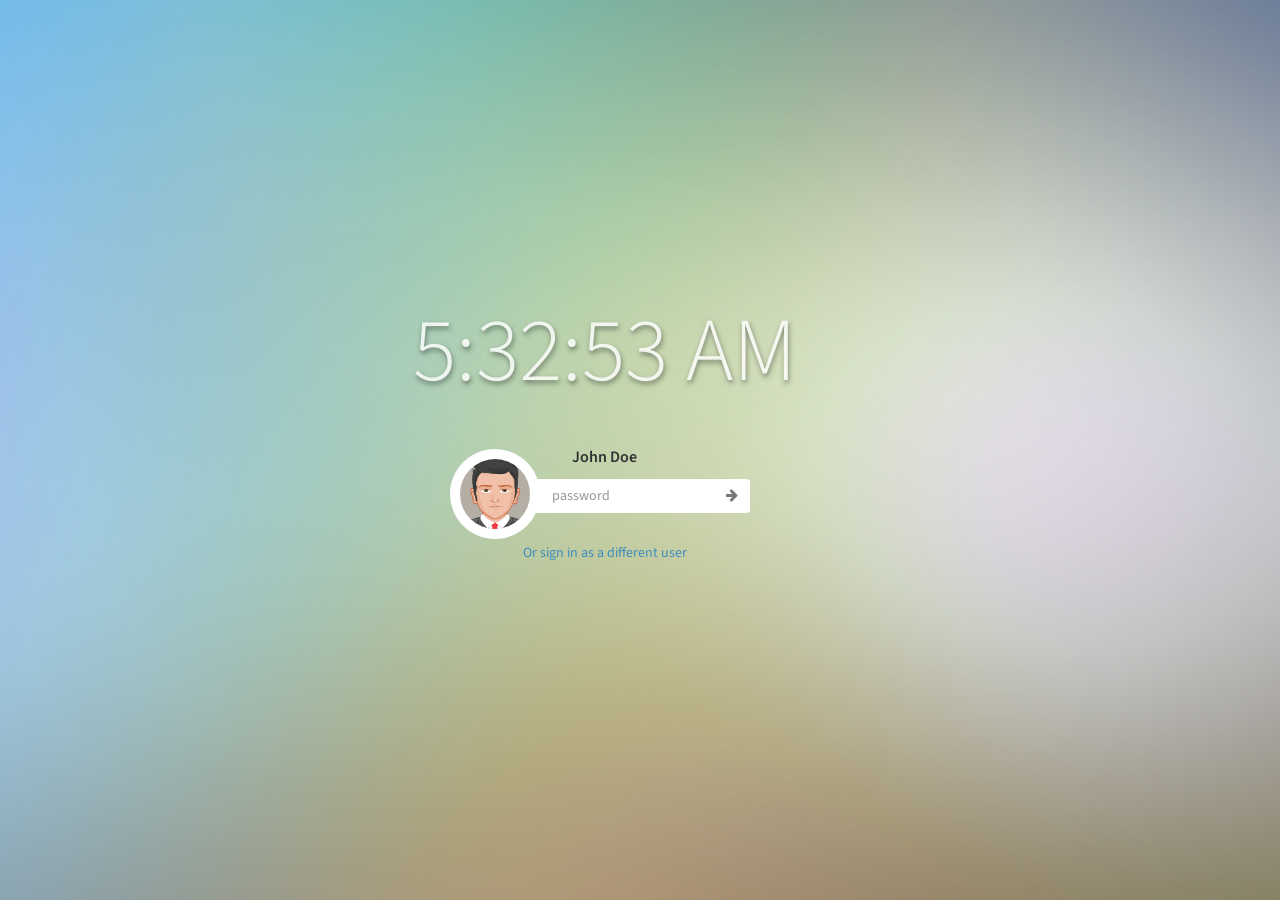
<file: fypMain/assets/pages/examples/lockscreen.html>
<!DOCTYPE html>
<html class="lockscreen">
    <head>
        <meta charset="UTF-8">
        <title>AdminLTE | Lockscreen</title>
        <meta content='width=device-width, initial-scale=1, maximum-scale=1, user-scalable=no' name='viewport'>
        <link href="//maxcdn.bootstrapcdn.com/bootstrap/3.2.0/css/bootstrap.min.css" rel="stylesheet" type="text/css" />
        <link href="//cdnjs.cloudflare.com/ajax/libs/font-awesome/4.1.0/css/font-awesome.min.css" rel="stylesheet" type="text/css" />
        <!-- Theme style -->
        <link href="../../css/AdminLTE.css" rel="stylesheet" type="text/css" />

        <!-- HTML5 Shim and Respond.js IE8 support of HTML5 elements and media queries -->
        <!-- WARNING: Respond.js doesn't work if you view the page via file:// -->
        <!--[if lt IE 9]>
          <script src="https://oss.maxcdn.com/libs/html5shiv/3.7.0/html5shiv.js"></script>
          <script src="https://oss.maxcdn.com/libs/respond.js/1.3.0/respond.min.js"></script>
        <![endif]-->
    </head>
    <body>
        <!-- Automatic element centering using js -->
        <div class="center">            
            <div class="headline text-center" id="time">
                <!-- Time auto generated by js -->
            </div><!-- /.headline -->
            
            <!-- User name -->
            <div class="lockscreen-name">John Doe</div>
            
            <!-- START LOCK SCREEN ITEM -->
            <div class="lockscreen-item">
                <!-- lockscreen image -->
                <div class="lockscreen-image">
                    <img src="../../img/avatar5.png" alt="user image"/>
                </div>
                <!-- /.lockscreen-image -->

                <!-- lockscreen credentials (contains the form) -->
                <div class="lockscreen-credentials">   

                    <div class="input-group">
                        <input type="password" class="form-control" placeholder="password" />
                        <div class="input-group-btn">
                            <button class="btn btn-flat"><i class="fa fa-arrow-right text-muted"></i></button>
                        </div>
                    </div>
                </div><!-- /.lockscreen credentials -->

            </div><!-- /.lockscreen-item -->

            <div class="lockscreen-link">
                <a href="login.html">Or sign in as a different user</a>
            </div>            
        </div><!-- /.center -->

        <script src="//ajax.googleapis.com/ajax/libs/jquery/2.1.1/jquery.min.js"></script>
        <script src="//maxcdn.bootstrapcdn.com/bootstrap/3.2.0/js/bootstrap.min.js" type="text/javascript"></script>

        <!-- page script -->
        <script type="text/javascript">
            $(function() {
                startTime();
                $(".center").center();
                $(window).resize(function() {
                    $(".center").center();
                });
            });

            /*  */
            function startTime()
            {
                var today = new Date();
                var h = today.getHours();
                var m = today.getMinutes();
                var s = today.getSeconds();

                // add a zero in front of numbers<10
                m = checkTime(m);
                s = checkTime(s);

                //Check for PM and AM
                var day_or_night = (h > 11) ? "PM" : "AM";

                //Convert to 12 hours system
                if (h > 12)
                    h -= 12;

                //Add time to the headline and update every 500 milliseconds
                $('#time').html(h + ":" + m + ":" + s + " " + day_or_night);
                setTimeout(function() {
                    startTime()
                }, 500);
            }

            function checkTime(i)
            {
                if (i < 10)
                {
                    i = "0" + i;
                }
                return i;
            }

            /* CENTER ELEMENTS IN THE SCREEN */
            jQuery.fn.center = function() {
                this.css("position", "absolute");
                this.css("top", Math.max(0, (($(window).height() - $(this).outerHeight()) / 2) +
                        $(window).scrollTop()) - 30 + "px");
                this.css("left", Math.max(0, (($(window).width() - $(this).outerWidth()) / 2) +
                        $(window).scrollLeft()) + "px");
                return this;
            }
        </script>
    </body>
</html>
</file>
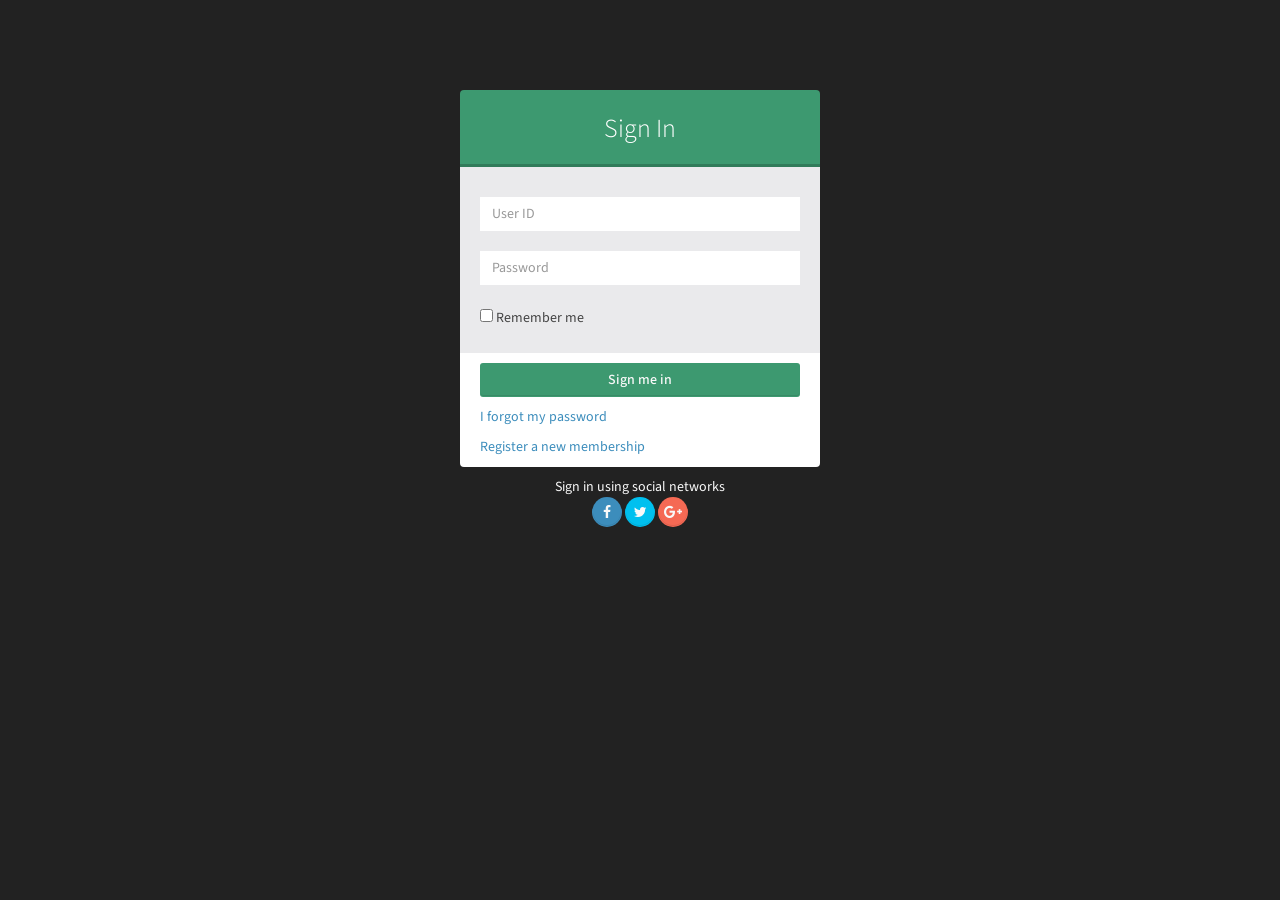
<file: fypMain/assets/pages/examples/login.html>
<!DOCTYPE html>
<html class="bg-black">
    <head>
        <meta charset="UTF-8">
        <title>AdminLTE | Log in</title>
        <meta content='width=device-width, initial-scale=1, maximum-scale=1, user-scalable=no' name='viewport'>
        <link href="//maxcdn.bootstrapcdn.com/bootstrap/3.2.0/css/bootstrap.min.css" rel="stylesheet" type="text/css" />
        <link href="//cdnjs.cloudflare.com/ajax/libs/font-awesome/4.1.0/css/font-awesome.min.css" rel="stylesheet" type="text/css" />
        <!-- Theme style -->
        <link href="../../css/AdminLTE.css" rel="stylesheet" type="text/css" />

        <!-- HTML5 Shim and Respond.js IE8 support of HTML5 elements and media queries -->
        <!-- WARNING: Respond.js doesn't work if you view the page via file:// -->
        <!--[if lt IE 9]>
          <script src="https://oss.maxcdn.com/libs/html5shiv/3.7.0/html5shiv.js"></script>
          <script src="https://oss.maxcdn.com/libs/respond.js/1.3.0/respond.min.js"></script>
        <![endif]-->
    </head>
    <body class="bg-black">

        <div class="form-box" id="login-box">
            <div class="header">Sign In</div>
            <form action="../../index.html" method="post">
                <div class="body bg-gray">
                    <div class="form-group">
                        <input type="text" name="userid" class="form-control" placeholder="User ID"/>
                    </div>
                    <div class="form-group">
                        <input type="password" name="password" class="form-control" placeholder="Password"/>
                    </div>          
                    <div class="form-group">
                        <input type="checkbox" name="remember_me"/> Remember me
                    </div>
                </div>
                <div class="footer">                                                               
                    <button type="submit" class="btn bg-olive btn-block">Sign me in</button>  
                    
                    <p><a href="#">I forgot my password</a></p>
                    
                    <a href="register.html" class="text-center">Register a new membership</a>
                </div>
            </form>

            <div class="margin text-center">
                <span>Sign in using social networks</span>
                <br/>
                <button class="btn bg-light-blue btn-circle"><i class="fa fa-facebook"></i></button>
                <button class="btn bg-aqua btn-circle"><i class="fa fa-twitter"></i></button>
                <button class="btn bg-red btn-circle"><i class="fa fa-google-plus"></i></button>

            </div>
        </div>

        <script src="//ajax.googleapis.com/ajax/libs/jquery/2.1.1/jquery.min.js"></script>
        <script src="//maxcdn.bootstrapcdn.com/bootstrap/3.2.0/js/bootstrap.min.js" type="text/javascript"></script>

    </body>
</html>
</file>
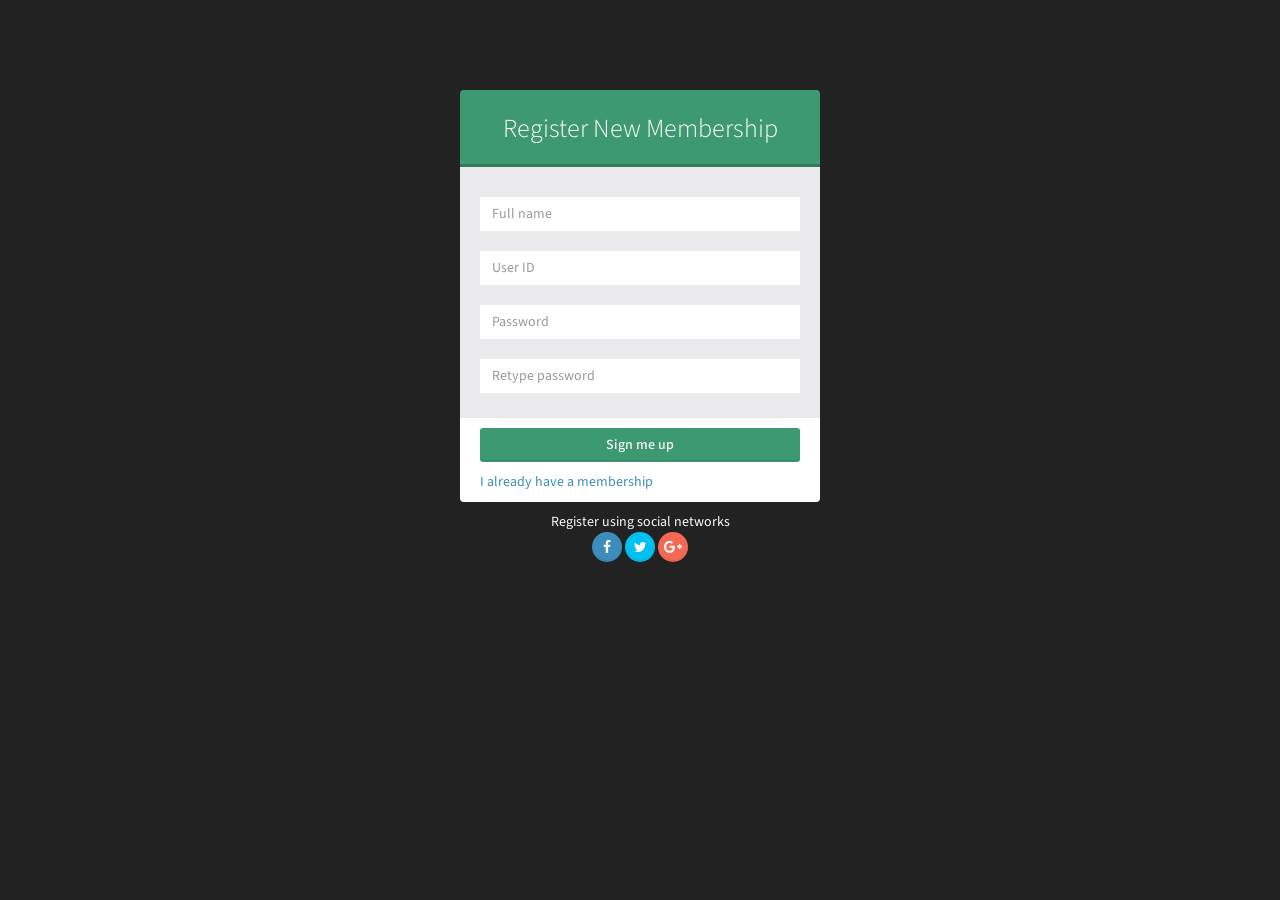
<file: fypMain/assets/pages/examples/register.html>
<!DOCTYPE html>
<html class="bg-black">
    <head>
        <meta charset="UTF-8">
        <title>AdminLTE | Registration Page</title>
        <meta content='width=device-width, initial-scale=1, maximum-scale=1, user-scalable=no' name='viewport'>
        <link href="//maxcdn.bootstrapcdn.com/bootstrap/3.2.0/css/bootstrap.min.css" rel="stylesheet" type="text/css" />
        <link href="//cdnjs.cloudflare.com/ajax/libs/font-awesome/4.1.0/css/font-awesome.min.css" rel="stylesheet" type="text/css" />
        <!-- Theme style -->
        <link href="../../css/AdminLTE.css" rel="stylesheet" type="text/css" />

        <!-- HTML5 Shim and Respond.js IE8 support of HTML5 elements and media queries -->
        <!-- WARNING: Respond.js doesn't work if you view the page via file:// -->
        <!--[if lt IE 9]>
          <script src="https://oss.maxcdn.com/libs/html5shiv/3.7.0/html5shiv.js"></script>
          <script src="https://oss.maxcdn.com/libs/respond.js/1.3.0/respond.min.js"></script>
        <![endif]-->
    </head>
    <body class="bg-black">

        <div class="form-box" id="login-box">
            <div class="header">Register New Membership</div>
            <form action="../../index.html" method="post">
                <div class="body bg-gray">
                    <div class="form-group">
                        <input type="text" name="name" class="form-control" placeholder="Full name"/>
                    </div>
                    <div class="form-group">
                        <input type="text" name="userid" class="form-control" placeholder="User ID"/>
                    </div>
                    <div class="form-group">
                        <input type="password" name="password" class="form-control" placeholder="Password"/>
                    </div>
                    <div class="form-group">
                        <input type="password" name="password2" class="form-control" placeholder="Retype password"/>
                    </div>
                </div>
                <div class="footer">                    

                    <button type="submit" class="btn bg-olive btn-block">Sign me up</button>

                    <a href="login.html" class="text-center">I already have a membership</a>
                </div>
            </form>

            <div class="margin text-center">
                <span>Register using social networks</span>
                <br/>
                <button class="btn bg-light-blue btn-circle"><i class="fa fa-facebook"></i></button>
                <button class="btn bg-aqua btn-circle"><i class="fa fa-twitter"></i></button>
                <button class="btn bg-red btn-circle"><i class="fa fa-google-plus"></i></button>

            </div>
        </div>

        <script src="//ajax.googleapis.com/ajax/libs/jquery/2.1.1/jquery.min.js"></script>
        <script src="//maxcdn.bootstrapcdn.com/bootstrap/3.2.0/js/bootstrap.min.js" type="text/javascript"></script>

    </body>
</html>
</file>
<file: fypMain/assets/css/AdminLTE.css>
@import url(//fonts.googleapis.com/css?family=Source+Sans+Pro:300,400,600,700,300italic,400italic,600italic);
@import url(//fonts.googleapis.com/css?family=Kaushan+Script);
/*! 
 *   AdminLTE v1.2
 *   Author: AlmsaeedStudio.com
 *   License: Open source - MIT
 *           Please visit http://opensource.org/licenses/MIT for more information
!*/
/*
    Core: General style
----------------------------
*/
html,
body {
  overflow-x: hidden!important;
  font-family: 'Source Sans Pro', sans-serif;
  -webkit-font-smoothing: antialiased;
  min-height: 100%;
  background: #f9f9f9;
}
a {
  color: #3c8dbc;
}
a:hover,
a:active,
a:focus {
  outline: none;
  text-decoration: none;
  color: #72afd2;
}
/* Layouts */
.wrapper {
  min-height: 100%;
}
.wrapper:before,
.wrapper:after {
  display: table;
  content: " ";
}
.wrapper:after {
  clear: both;
}
/* Header */
body > .header {
  position: absolute;
  top: 0;
  left: 0;
  right: 0;
  z-index: 1030;
}
/* Define 2 column template */
.right-side,
.left-side {
  min-height: 100%;
  display: block;
}
/*right side - contins main content*/
.right-side {
  background-color: #f9f9f9;
  margin-left: 220px;
}
/*left side - contains sidebar*/
.left-side {
  position: absolute;
  width: 220px;
  top: 0;
}
@media screen and (min-width: 992px) {
  .left-side {
    top: 50px;
  }
  /*Right side strech mode*/
  .right-side.strech {
    margin-left: 0;
  }
  .right-side.strech > .content-header {
    margin-top: 0px;
  }
  /* Left side collapse */
  .left-side.collapse-left {
    left: -220px;
  }
}
/*Give content full width on xs screens*/
@media screen and (max-width: 992px) {
  .right-side {
    margin-left: 0;
  }
}
/*
    By default the layout is not fixed but if you add the class .fixed to the body element
    the sidebar and the navbar will automatically become poisitioned fixed
*/
body.fixed > .header,
body.fixed .left-side,
body.fixed .navbar {
  position: fixed;
}
body.fixed > .header {
  top: 0;
  right: 0;
  left: 0;
}
body.fixed .navbar {
  left: 0;
  right: 0;
}
body.fixed .wrapper {
  margin-top: 50px;
}
/* Content */
.content {
  padding: 20px 15px;
  background: #f9f9f9;
  overflow: auto;
}
/* Utility */
/* H1 - H6 font */
h1,
h2,
h3,
h4,
h5,
h6,
.h1,
.h2,
.h3,
.h4,
.h5,
.h6 {
  font-family: 'Source Sans Pro', sans-serif;
}
/* Page Header */
.page-header {
  margin: 10px 0 20px 0;
  font-size: 22px;
}
.page-header > small {
  color: #666;
  display: block;
  margin-top: 5px;
}
/* All images should be responsive */
img {
  max-width: 100% !important;
}
.sort-highlight {
  background: #f4f4f4;
  border: 1px dashed #ddd;
  margin-bottom: 10px;
}
/* 10px padding and margins */
.pad {
  padding: 10px;
}
.margin {
  margin: 10px;
}
/* Display inline */
.inline {
  display: inline;
  width: auto;
}
/* Background colors */
.bg-red,
.bg-yellow,
.bg-aqua,
.bg-blue,
.bg-light-blue,
.bg-green,
.bg-navy,
.bg-teal,
.bg-olive,
.bg-lime,
.bg-orange,
.bg-fuchsia,
.bg-purple,
.bg-maroon,
.bg-black {
  color: #f9f9f9 !important;
}
.bg-gray {
  background-color: #eaeaec !important;
}
.bg-black {
  background-color: #222222 !important;
}
.bg-red {
  background-color: #f56954 !important;
}
.bg-yellow {
  background-color: #f39c12 !important;
}
.bg-aqua {
  background-color: #00c0ef !important;
}
.bg-blue {
  background-color: #0073b7 !important;
}
.bg-light-blue {
  background-color: #3c8dbc !important;
}
.bg-green {
  background-color: #00a65a !important;
}
.bg-navy {
  background-color: #001f3f !important;
}
.bg-teal {
  background-color: #39cccc !important;
}
.bg-olive {
  background-color: #3d9970 !important;
}
.bg-lime {
  background-color: #01ff70 !important;
}
.bg-orange {
  background-color: #ff851b !important;
}
.bg-fuchsia {
  background-color: #f012be !important;
}
.bg-purple {
  background-color: #932ab6 !important;
}
.bg-maroon {
  background-color: #85144b !important;
}
/* Text colors */
.text-red {
  color: #f56954 !important;
}
.text-yellow {
  color: #f39c12 !important;
}
.text-aqua {
  color: #00c0ef !important;
}
.text-blue {
  color: #0073b7 !important;
}
.text-black {
  color: #222222 !important;
}
.text-light-blue {
  color: #3c8dbc !important;
}
.text-green {
  color: #00a65a !important;
}
.text-navy {
  color: #001f3f !important;
}
.text-teal {
  color: #39cccc !important;
}
.text-olive {
  color: #3d9970 !important;
}
.text-lime {
  color: #01ff70 !important;
}
.text-orange {
  color: #ff851b !important;
}
.text-fuchsia {
  color: #f012be !important;
}
.text-purple {
  color: #932ab6 !important;
}
.text-maroon {
  color: #85144b !important;
}
/*Hide elements by display none only*/
.hide {
  display: none !important;
}
/* Remove borders */
.no-border {
  border: 0px !important;
}
/* Remove padding */
.no-padding {
  padding: 0px !important;
}
/* Remove margins */
.no-margin {
  margin: 0px !important;
}
/* Remove box shadow */
.no-shadow {
  box-shadow: none!important;
}
/* Don't display when printing */
@media print {
  .no-print {
    display: none;
  }
  .left-side,
  .header,
  .content-header {
    display: none;
  }
  .right-side {
    margin: 0;
  }
}
/* Remove border radius */
.flat {
  -webkit-border-radius: 0 !important;
  -moz-border-radius: 0 !important;
  border-radius: 0 !important;
}
/* Change the color of the striped tables */
.table-striped > tbody > tr:nth-child(odd) > td,
.table-striped > tbody > tr:nth-child(odd) > th {
  background-color: #f3f4f5;
}
.table.no-border,
.table.no-border td,
.table.no-border th {
  border: 0;
}
/* .text-center in tables */
table.text-center,
table.text-center td,
table.text-center th {
  text-align: center;
}
.table.align th {
  text-align: left;
}
.table.align td {
  text-align: right;
}
.text-bold,
.text-bold.table td,
.text-bold.table th {
  font-weight: 700;
}
.border-radius-none {
  -webkit-border-radius: 0 !important;
  -moz-border-radius: 0 !important;
  border-radius: 0 !important;
}
/* _fix for sparkline tooltip */
.jqstooltip {
  padding: 5px!important;
  width: auto!important;
  height: auto!important;
}
/*
Gradient Background colors
*/
.bg-teal-gradient {
  background: #39cccc !important;
  background: -webkit-gradient(linear, left bottom, left top, color-stop(0, #39cccc), color-stop(1, #7adddd)) !important;
  background: -ms-linear-gradient(bottom, #39cccc, #7adddd) !important;
  background: -moz-linear-gradient(center bottom, #39cccc 0%, #7adddd 100%) !important;
  background: -o-linear-gradient(#7adddd, #39cccc) !important;
  filter: progid:DXImageTransform.Microsoft.gradient(startColorstr='#7adddd', endColorstr='#39cccc', GradientType=0) !important;
  color: #fff;
}
.bg-light-blue-gradient {
  background: #3c8dbc !important;
  background: -webkit-gradient(linear, left bottom, left top, color-stop(0, #3c8dbc), color-stop(1, #67a8ce)) !important;
  background: -ms-linear-gradient(bottom, #3c8dbc, #67a8ce) !important;
  background: -moz-linear-gradient(center bottom, #3c8dbc 0%, #67a8ce 100%) !important;
  background: -o-linear-gradient(#67a8ce, #3c8dbc) !important;
  filter: progid:DXImageTransform.Microsoft.gradient(startColorstr='#67a8ce', endColorstr='#3c8dbc', GradientType=0) !important;
  color: #fff;
}
.bg-blue-gradient {
  background: #0073b7 !important;
  background: -webkit-gradient(linear, left bottom, left top, color-stop(0, #0073b7), color-stop(1, #0089db)) !important;
  background: -ms-linear-gradient(bottom, #0073b7, #0089db) !important;
  background: -moz-linear-gradient(center bottom, #0073b7 0%, #0089db 100%) !important;
  background: -o-linear-gradient(#0089db, #0073b7) !important;
  filter: progid:DXImageTransform.Microsoft.gradient(startColorstr='#0089db', endColorstr='#0073b7', GradientType=0) !important;
  color: #fff;
}
.bg-aqua-gradient {
  background: #00c0ef !important;
  background: -webkit-gradient(linear, left bottom, left top, color-stop(0, #00c0ef), color-stop(1, #14d1ff)) !important;
  background: -ms-linear-gradient(bottom, #00c0ef, #14d1ff) !important;
  background: -moz-linear-gradient(center bottom, #00c0ef 0%, #14d1ff 100%) !important;
  background: -o-linear-gradient(#14d1ff, #00c0ef) !important;
  filter: progid:DXImageTransform.Microsoft.gradient(startColorstr='#14d1ff', endColorstr='#00c0ef', GradientType=0) !important;
  color: #fff;
}
.bg-yellow-gradient {
  background: #f39c12 !important;
  background: -webkit-gradient(linear, left bottom, left top, color-stop(0, #f39c12), color-stop(1, #f7bc60)) !important;
  background: -ms-linear-gradient(bottom, #f39c12, #f7bc60) !important;
  background: -moz-linear-gradient(center bottom, #f39c12 0%, #f7bc60 100%) !important;
  background: -o-linear-gradient(#f7bc60, #f39c12) !important;
  filter: progid:DXImageTransform.Microsoft.gradient(startColorstr='#f7bc60', endColorstr='#f39c12', GradientType=0) !important;
  color: #fff;
}
.bg-purple-gradient {
  background: #932ab6 !important;
  background: -webkit-gradient(linear, left bottom, left top, color-stop(0, #932ab6), color-stop(1, #b959d9)) !important;
  background: -ms-linear-gradient(bottom, #932ab6, #b959d9) !important;
  background: -moz-linear-gradient(center bottom, #932ab6 0%, #b959d9 100%) !important;
  background: -o-linear-gradient(#b959d9, #932ab6) !important;
  filter: progid:DXImageTransform.Microsoft.gradient(startColorstr='#b959d9', endColorstr='#932ab6', GradientType=0) !important;
  color: #fff;
}
.bg-green-gradient {
  background: #00a65a !important;
  background: -webkit-gradient(linear, left bottom, left top, color-stop(0, #00a65a), color-stop(1, #00ca6d)) !important;
  background: -ms-linear-gradient(bottom, #00a65a, #00ca6d) !important;
  background: -moz-linear-gradient(center bottom, #00a65a 0%, #00ca6d 100%) !important;
  background: -o-linear-gradient(#00ca6d, #00a65a) !important;
  filter: progid:DXImageTransform.Microsoft.gradient(startColorstr='#00ca6d', endColorstr='#00a65a', GradientType=0) !important;
  color: #fff;
}
.bg-red-gradient {
  background: #f56954 !important;
  background: -webkit-gradient(linear, left bottom, left top, color-stop(0, #f56954), color-stop(1, #f89384)) !important;
  background: -ms-linear-gradient(bottom, #f56954, #f89384) !important;
  background: -moz-linear-gradient(center bottom, #f56954 0%, #f89384 100%) !important;
  background: -o-linear-gradient(#f89384, #f56954) !important;
  filter: progid:DXImageTransform.Microsoft.gradient(startColorstr='#f89384', endColorstr='#f56954', GradientType=0) !important;
  color: #fff;
}
.bg-black-gradient {
  background: #222222 !important;
  background: -webkit-gradient(linear, left bottom, left top, color-stop(0, #222222), color-stop(1, #3c3c3c)) !important;
  background: -ms-linear-gradient(bottom, #222222, #3c3c3c) !important;
  background: -moz-linear-gradient(center bottom, #222222 0%, #3c3c3c 100%) !important;
  background: -o-linear-gradient(#3c3c3c, #222222) !important;
  filter: progid:DXImageTransform.Microsoft.gradient(startColorstr='#3c3c3c', endColorstr='#222222', GradientType=0) !important;
  color: #fff;
}
.bg-maroon-gradient {
  background: #85144b !important;
  background: -webkit-gradient(linear, left bottom, left top, color-stop(0, #85144b), color-stop(1, #b11b64)) !important;
  background: -ms-linear-gradient(bottom, #85144b, #b11b64) !important;
  background: -moz-linear-gradient(center bottom, #85144b 0%, #b11b64 100%) !important;
  background: -o-linear-gradient(#b11b64, #85144b) !important;
  filter: progid:DXImageTransform.Microsoft.gradient(startColorstr='#b11b64', endColorstr='#85144b', GradientType=0) !important;
  color: #fff;
}
.connectedSortable {
  min-height: 100px;
}
/*---------------------------------------------------
    LESS Elements 0.9
  ---------------------------------------------------
    A set of useful LESS mixins
    More info at: http://lesselements.com
  ---------------------------------------------------*/
/*
    Components: navbar, logo and content header
-------------------------------------------------
*/
body > .header {
  position: relative;
  max-height: 100px;
  z-index: 1030;
}
body > .header .navbar {
  height: 50px;
  margin-bottom: 0;
  margin-left: 220px;
}
body > .header .navbar .sidebar-toggle {
  float: left;
  padding: 9px 5px;
  margin-top: 8px;
  margin-right: 0;
  margin-bottom: 8px;
  margin-left: 5px;
  background-color: transparent;
  background-image: none;
  border: 1px solid transparent;
  -webkit-border-radius: 0 !important;
  -moz-border-radius: 0 !important;
  border-radius: 0 !important;
}
body > .header .navbar .sidebar-toggle:hover .icon-bar {
  background: #f6f6f6;
}
body > .header .navbar .sidebar-toggle .icon-bar {
  display: block;
  width: 22px;
  height: 2px;
  -webkit-border-radius: 4px;
  -moz-border-radius: 4px;
  border-radius: 4px;
}
body > .header .navbar .sidebar-toggle .icon-bar + .icon-bar {
  margin-top: 4px;
}
body > .header .navbar .nav > li.user > a {
  font-weight: bold;
}
body > .header .navbar .nav > li.user > a > .fa,
body > .header .navbar .nav > li.user > a > .glyphicon,
body > .header .navbar .nav > li.user > a > .ion {
  margin-right: 5px;
}
body > .header .navbar .nav > li > a > .label {
  -webkit-border-radius: 50%;
  -moz-border-radius: 50%;
  border-radius: 50%;
  position: absolute;
  top: 7px;
  right: 2px;
  font-size: 10px;
  font-weight: normal;
  width: 15px;
  height: 15px;
  line-height: 1.0em;
  text-align: center;
  padding: 2px;
}
body > .header .navbar .nav > li > a:hover > .label {
  top: 3px;
}
body > .header .logo {
  float: left;
  font-size: 20px;
  line-height: 50px;
  text-align: center;
  padding: 0 10px;
  width: 220px;
  font-family: 'Kaushan Script', cursive;
  font-weight: 500;
  height: 50px;
  display: block;
}
body > .header .logo .icon {
  margin-right: 10px;
}
.right-side > .content-header {
  position: relative;
  padding: 15px 15px 10px 20px;
}
.right-side > .content-header > h1 {
  margin: 0;
  font-size: 24px;
}
.right-side > .content-header > h1 > small {
  font-size: 15px;
  display: inline-block;
  padding-left: 4px;
  font-weight: 300;
}
.right-side > .content-header > .breadcrumb {
  float: right;
  background: transparent;
  margin-top: 0px;
  margin-bottom: 0;
  font-size: 12px;
  padding: 7px 5px;
  position: absolute;
  top: 15px;
  right: 10px;
  -webkit-border-radius: 2px;
  -moz-border-radius: 2px;
  border-radius: 2px;
}
.right-side > .content-header > .breadcrumb > li > a {
  color: #444;
  text-decoration: none;
}
.right-side > .content-header > .breadcrumb > li > a > .fa,
.right-side > .content-header > .breadcrumb > li > a > .glyphicon,
.right-side > .content-header > .breadcrumb > li > a > .ion {
  margin-right: 5px;
}
.right-side > .content-header > .breadcrumb > li + li:before {
  content: '>\00a0';
}
@media screen and (max-width: 767px) {
  .right-side > .content-header > .breadcrumb {
    position: relative;
    margin-top: 5px;
    top: 0;
    right: 0;
    float: none;
    background: #efefef;
  }
}
@media (max-width: 767px) {
  .navbar .navbar-nav > li {
    float: left;
  }
  .navbar-nav {
    margin: 0;
    float: left;
  }
  .navbar-nav > li > a {
    padding-top: 15px;
    padding-bottom: 15px;
    line-height: 20px;
  }
  .navbar .navbar-right {
    float: right;
  }
}
@media screen and (max-width: 560px) {
  body > .header {
    position: relative;
  }
  body > .header .logo,
  body > .header .navbar {
    width: 100%;
    float: none;
    position: relative!important;
  }
  body > .header .navbar {
    margin: 0;
  }
  body.fixed > .header {
    position: fixed;
  }
  body.fixed > .wrapper,
  body.fixed .sidebar-offcanvas {
    margin-top: 100px!important;
  }
}
/*
    Component: Sidebar
--------------------------
*/
.sidebar {
  margin-bottom: 5px;
}
.sidebar .sidebar-form input:focus {
  -webkit-box-shadow: none;
  -moz-box-shadow: none;
  box-shadow: none;
  border-color: transparent!important;
}
.sidebar .sidebar-menu {
  list-style: none;
  margin: 0;
  padding: 0;
}
.sidebar .sidebar-menu > li {
  margin: 0;
  padding: 0;
}
.sidebar .sidebar-menu > li > a {
  padding: 12px 5px 12px 15px;
  display: block;
}
.sidebar .sidebar-menu > li > a > .fa,
.sidebar .sidebar-menu > li > a > .glyphicon,
.sidebar .sidebar-menu > li > a > .ion {
  width: 20px;
}
.sidebar .sidebar-menu .treeview-menu {
  display: none;
  list-style: none;
  padding: 0;
  margin: 0;
}
.sidebar .sidebar-menu .treeview-menu > li {
  margin: 0;
}
.sidebar .sidebar-menu .treeview-menu > li > a {
  padding: 5px 5px 5px 15px;
  display: block;
  font-size: 14px;
  margin: 0px 0px;
}
.sidebar .sidebar-menu .treeview-menu > li > a > .fa,
.sidebar .sidebar-menu .treeview-menu > li > a > .glyphicon,
.sidebar .sidebar-menu .treeview-menu > li > a > .ion {
  width: 20px;
}
.user-panel {
  padding: 10px;
}
.user-panel:before,
.user-panel:after {
  display: table;
  content: " ";
}
.user-panel:after {
  clear: both;
}
.user-panel > .image > img {
  width: 45px;
  height: 45px;
}
.user-panel > .info {
  font-weight: 600;
  padding: 5px 5px 5px 15px;
  font-size: 14px;
  line-height: 1;
}
.user-panel > .info > p {
  margin-bottom: 9px;
}
.user-panel > .info > a {
  text-decoration: none;
  padding-right: 5px;
  margin-top: 3px;
  font-size: 11px;
  font-weight: normal;
}
.user-panel > .info > a > .fa,
.user-panel > .info > a > .ion,
.user-panel > .info > a > .glyphicon {
  margin-right: 3px;
}
/*
 * Off Canvas
 * --------------------------------------------------
 *  Gives us the push menu effect
 */
@media screen and (max-width: 992px) {
  .relative {
    position: relative;
  }
  .row-offcanvas-right .sidebar-offcanvas {
    right: -220px;
  }
  .row-offcanvas-left .sidebar-offcanvas {
    left: -220px;
  }
  .row-offcanvas-right.active {
    right: 220px;
  }
  .row-offcanvas-left.active {
    left: 220px;
  }
  .sidebar-offcanvas {
    left: 0;
  }
  body.fixed .sidebar-offcanvas {
    margin-top: 50px;
    left: -220px;
  }
  body.fixed .row-offcanvas-left.active .navbar {
    left: 220px !important;
    right: 0;
  }
  body.fixed .row-offcanvas-left.active .sidebar-offcanvas {
    left: 0px;
  }
}
/* 
    Dropdown menus
----------------------------
*/
/*Dropdowns in general*/
.dropdown-menu {
  -webkit-box-shadow: 0px 3px 6px rgba(0, 0, 0, 0.1);
  -moz-box-shadow: 0px 3px 6px rgba(0, 0, 0, 0.1);
  box-shadow: 0px 3px 6px rgba(0, 0, 0, 0.1);
  z-index: 2300;
}
.dropdown-menu > li > a > .glyphicon,
.dropdown-menu > li > a > .fa,
.dropdown-menu > li > a > .ion {
  margin-right: 10px;
}
.dropdown-menu > li > a:hover {
  background-color: #3c8dbc;
  color: #f9f9f9;
}
/*Drodown in navbars*/
.skin-blue .navbar .dropdown-menu > li > a {
  color: #444444;
}
/*
    Navbar custom dropdown menu
------------------------------------
*/
.navbar-nav > .notifications-menu > .dropdown-menu,
.navbar-nav > .messages-menu > .dropdown-menu,
.navbar-nav > .tasks-menu > .dropdown-menu {
  width: 280px;
  padding: 0 0 0 0!important;
  margin: 0!important;
  top: 100%;
  border: 1px solid #dfdfdf;
  -webkit-border-radius: 4px !important;
  -moz-border-radius: 4px !important;
  border-radius: 4px !important;
}
.navbar-nav > .notifications-menu > .dropdown-menu > li.header,
.navbar-nav > .messages-menu > .dropdown-menu > li.header,
.navbar-nav > .tasks-menu > .dropdown-menu > li.header {
  -webkit-border-top-left-radius: 4px;
  -webkit-border-top-right-radius: 4px;
  -webkit-border-bottom-right-radius: 0;
  -webkit-border-bottom-left-radius: 0;
  -moz-border-radius-topleft: 4px;
  -moz-border-radius-topright: 4px;
  -moz-border-radius-bottomright: 0;
  -moz-border-radius-bottomleft: 0;
  border-top-left-radius: 4px;
  border-top-right-radius: 4px;
  border-bottom-right-radius: 0;
  border-bottom-left-radius: 0;
  background-color: #ffffff;
  padding: 7px 10px;
  border-bottom: 1px solid #f4f4f4;
  color: #444444;
  font-size: 14px;
}
.navbar-nav > .notifications-menu > .dropdown-menu > li.header:after,
.navbar-nav > .messages-menu > .dropdown-menu > li.header:after,
.navbar-nav > .tasks-menu > .dropdown-menu > li.header:after {
  bottom: 100%;
  left: 92%;
  border: solid transparent;
  content: " ";
  height: 0;
  width: 0;
  position: absolute;
  pointer-events: none;
  border-color: rgba(255, 255, 255, 0);
  border-bottom-color: #ffffff;
  border-width: 7px;
  margin-left: -7px;
}
.navbar-nav > .notifications-menu > .dropdown-menu > li.footer > a,
.navbar-nav > .messages-menu > .dropdown-menu > li.footer > a,
.navbar-nav > .tasks-menu > .dropdown-menu > li.footer > a {
  -webkit-border-top-left-radius: 0px;
  -webkit-border-top-right-radius: 0px;
  -webkit-border-bottom-right-radius: 4px;
  -webkit-border-bottom-left-radius: 4px;
  -moz-border-radius-topleft: 0px;
  -moz-border-radius-topright: 0px;
  -moz-border-radius-bottomright: 4px;
  -moz-border-radius-bottomleft: 4px;
  border-top-left-radius: 0px;
  border-top-right-radius: 0px;
  border-bottom-right-radius: 4px;
  border-bottom-left-radius: 4px;
  font-size: 12px;
  background-color: #f4f4f4;
  padding: 7px 10px;
  border-bottom: 1px solid #eeeeee;
  color: #444444;
  text-align: center;
}
.navbar-nav > .notifications-menu > .dropdown-menu > li.footer > a:hover,
.navbar-nav > .messages-menu > .dropdown-menu > li.footer > a:hover,
.navbar-nav > .tasks-menu > .dropdown-menu > li.footer > a:hover {
  background: #f4f4f4;
  text-decoration: none;
  font-weight: normal;
}
.navbar-nav > .notifications-menu > .dropdown-menu > li .menu,
.navbar-nav > .messages-menu > .dropdown-menu > li .menu,
.navbar-nav > .tasks-menu > .dropdown-menu > li .menu {
  margin: 0;
  padding: 0;
  list-style: none;
  overflow-x: hidden;
}
.navbar-nav > .notifications-menu > .dropdown-menu > li .menu > li > a,
.navbar-nav > .messages-menu > .dropdown-menu > li .menu > li > a,
.navbar-nav > .tasks-menu > .dropdown-menu > li .menu > li > a {
  display: block;
  white-space: nowrap;
  /* Prevent text from breaking */
  border-bottom: 1px solid #f4f4f4;
}
.navbar-nav > .notifications-menu > .dropdown-menu > li .menu > li > a:hover,
.navbar-nav > .messages-menu > .dropdown-menu > li .menu > li > a:hover,
.navbar-nav > .tasks-menu > .dropdown-menu > li .menu > li > a:hover {
  background: #f6f6f6;
  text-decoration: none;
}
.navbar-nav > .notifications-menu > .dropdown-menu > li .menu > li > a {
  font-size: 12px;
  color: #444444;
}
.navbar-nav > .notifications-menu > .dropdown-menu > li .menu > li > a > .glyphicon,
.navbar-nav > .notifications-menu > .dropdown-menu > li .menu > li > a > .fa,
.navbar-nav > .notifications-menu > .dropdown-menu > li .menu > li > a > .ion {
  font-size: 20px;
  width: 50px;
  text-align: center;
  padding: 15px 0px;
  margin-right: 5px;
  /* Default background and font colors */
  background: #00c0ef;
  color: #f9f9f9;
  /* Fallback for browsers that doesn't support rgba */
  color: rgba(255, 255, 255, 0.7);
}
.navbar-nav > .notifications-menu > .dropdown-menu > li .menu > li > a > .glyphicon.danger,
.navbar-nav > .notifications-menu > .dropdown-menu > li .menu > li > a > .fa.danger,
.navbar-nav > .notifications-menu > .dropdown-menu > li .menu > li > a > .ion.danger {
  background: #f56954;
}
.navbar-nav > .notifications-menu > .dropdown-menu > li .menu > li > a > .glyphicon.warning,
.navbar-nav > .notifications-menu > .dropdown-menu > li .menu > li > a > .fa.warning,
.navbar-nav > .notifications-menu > .dropdown-menu > li .menu > li > a > .ion.warning {
  background: #f39c12;
}
.navbar-nav > .notifications-menu > .dropdown-menu > li .menu > li > a > .glyphicon.success,
.navbar-nav > .notifications-menu > .dropdown-menu > li .menu > li > a > .fa.success,
.navbar-nav > .notifications-menu > .dropdown-menu > li .menu > li > a > .ion.success {
  background: #00a65a;
}
.navbar-nav > .notifications-menu > .dropdown-menu > li .menu > li > a > .glyphicon.info,
.navbar-nav > .notifications-menu > .dropdown-menu > li .menu > li > a > .fa.info,
.navbar-nav > .notifications-menu > .dropdown-menu > li .menu > li > a > .ion.info {
  background: #00c0ef;
}
.navbar-nav > .messages-menu > .dropdown-menu > li .menu > li > a {
  margin: 0px;
  line-height: 20px;
  padding: 10px 5px 10px 5px;
  -webkit-border-radius: 4px;
  -moz-border-radius: 4px;
  border-radius: 4px;
}
.navbar-nav > .messages-menu > .dropdown-menu > li .menu > li > a > div > img {
  margin: auto 10px auto auto;
  width: 40px;
  height: 40px;
  border: 1px solid #dddddd;
}
.navbar-nav > .messages-menu > .dropdown-menu > li .menu > li > a > h4 {
  padding: 0;
  margin: 0 0 0 45px;
  color: #444444;
  font-size: 15px;
}
.navbar-nav > .messages-menu > .dropdown-menu > li .menu > li > a > h4 > small {
  color: #999999;
  font-size: 10px;
  float: right;
}
.navbar-nav > .messages-menu > .dropdown-menu > li .menu > li > a > p {
  margin: 0 0 0 45px;
  font-size: 12px;
  color: #888888;
}
.navbar-nav > .messages-menu > .dropdown-menu > li .menu > li > a:before,
.navbar-nav > .messages-menu > .dropdown-menu > li .menu > li > a:after {
  display: table;
  content: " ";
}
.navbar-nav > .messages-menu > .dropdown-menu > li .menu > li > a:after {
  clear: both;
}
.navbar-nav > .tasks-menu > .dropdown-menu > li .menu > li > a {
  padding: 10px;
}
.navbar-nav > .tasks-menu > .dropdown-menu > li .menu > li > a > h3 {
  font-size: 14px;
  padding: 0;
  margin: 0 0 10px 0;
  color: #666666;
}
.navbar-nav > .tasks-menu > .dropdown-menu > li .menu > li > a > .progress {
  padding: 0;
  margin: 0;
}
.navbar-nav > .user-menu > .dropdown-menu {
  -webkit-border-radius: 0;
  -moz-border-radius: 0;
  border-radius: 0;
  padding: 1px 0 0 0;
  border-top-width: 0;
  width: 280px;
}
.navbar-nav > .user-menu > .dropdown-menu:after {
  bottom: 100%;
  right: 10px;
  border: solid transparent;
  content: " ";
  height: 0;
  width: 0;
  position: absolute;
  pointer-events: none;
  border-color: rgba(255, 255, 255, 0);
  border-bottom-color: #ffffff;
  border-width: 10px;
  margin-left: -10px;
}
.navbar-nav > .user-menu > .dropdown-menu > li.user-header {
  height: 175px;
  padding: 10px;
  background: #3c8dbc;
  text-align: center;
}
.navbar-nav > .user-menu > .dropdown-menu > li.user-header > img {
  z-index: 5;
  height: 90px;
  width: 90px;
  border: 8px solid;
  border-color: transparent;
  border-color: rgba(255, 255, 255, 0.2);
}
.navbar-nav > .user-menu > .dropdown-menu > li.user-header > p {
  z-index: 5;
  color: #f9f9f9;
  color: rgba(255, 255, 255, 0.8);
  font-size: 17px;
  text-shadow: 2px 2px 3px #333333;
  margin-top: 10px;
}
.navbar-nav > .user-menu > .dropdown-menu > li.user-header > p > small {
  display: block;
  font-size: 12px;
}
.navbar-nav > .user-menu > .dropdown-menu > li.user-body {
  padding: 15px;
  border-bottom: 1px solid #f4f4f4;
  border-top: 1px solid #dddddd;
}
.navbar-nav > .user-menu > .dropdown-menu > li.user-body:before,
.navbar-nav > .user-menu > .dropdown-menu > li.user-body:after {
  display: table;
  content: " ";
}
.navbar-nav > .user-menu > .dropdown-menu > li.user-body:after {
  clear: both;
}
.navbar-nav > .user-menu > .dropdown-menu > li.user-body > div > a {
  color: #0073b7;
}
.navbar-nav > .user-menu > .dropdown-menu > li.user-footer {
  background-color: #f9f9f9;
  padding: 10px;
}
.navbar-nav > .user-menu > .dropdown-menu > li.user-footer:before,
.navbar-nav > .user-menu > .dropdown-menu > li.user-footer:after {
  display: table;
  content: " ";
}
.navbar-nav > .user-menu > .dropdown-menu > li.user-footer:after {
  clear: both;
}
.navbar-nav > .user-menu > .dropdown-menu > li.user-footer .btn-default {
  color: #666666;
}
/* Add fade animation to dropdown menus */
.open > .dropdown-menu {
  animation-name: fadeAnimation;
  animation-duration: .7s;
  animation-iteration-count: 1;
  animation-timing-function: ease;
  animation-fill-mode: forwards;
  -webkit-animation-name: fadeAnimation;
  -webkit-animation-duration: .7s;
  -webkit-animation-iteration-count: 1;
  -webkit-animation-timing-function: ease;
  -webkit-animation-fill-mode: forwards;
  -moz-animation-name: fadeAnimation;
  -moz-animation-duration: .7s;
  -moz-animation-iteration-count: 1;
  -moz-animation-timing-function: ease;
  -moz-animation-fill-mode: forwards;
}
@keyframes fadeAnimation {
  from {
    opacity: 0;
    top: 120%;
  }
  to {
    opacity: 1;
    top: 100%;
  }
}
@-webkit-keyframes fadeAnimation {
  from {
    opacity: 0;
    top: 120%;
  }
  to {
    opacity: 1;
    top: 100%;
  }
}
/* Fix dropdown menu for small screens to display correctly on small screens */
@media screen and (max-width: 767px) {
  .navbar-nav > .notifications-menu > .dropdown-menu,
  .navbar-nav > .user-menu > .dropdown-menu,
  .navbar-nav > .tasks-menu > .dropdown-menu,
  .navbar-nav > .messages-menu > .dropdown-menu {
    position: absolute;
    top: 100%;
    right: 0;
    left: auto;
    border-right: 1px solid #dddddd;
    border-bottom: 1px solid #dddddd;
    border-left: 1px solid #dddddd;
    background: #ffffff;
  }
}
/* Fix menu positions on xs screens to appear correctly and fully */
@media screen and (max-width: 480px) {
  .navbar-nav > .notifications-menu > .dropdown-menu > li.header,
  .navbar-nav > .tasks-menu > .dropdown-menu > li.header,
  .navbar-nav > .messages-menu > .dropdown-menu > li.header {
    /* Remove arrow from the top */
  }
  .navbar-nav > .notifications-menu > .dropdown-menu > li.header:after,
  .navbar-nav > .tasks-menu > .dropdown-menu > li.header:after,
  .navbar-nav > .messages-menu > .dropdown-menu > li.header:after {
    border-width: 0px!important;
  }
  .navbar-nav > .tasks-menu > .dropdown-menu {
    position: absolute;
    right: -120px;
    left: auto;
  }
  .navbar-nav > .notifications-menu > .dropdown-menu {
    position: absolute;
    right: -170px;
    left: auto;
  }
  .navbar-nav > .messages-menu > .dropdown-menu {
    position: absolute;
    right: -210px;
    left: auto;
  }
}
/* 
   All form elements including input, select, textarea etc.
-----------------------------------------------------------------
*/
.form-control {
  -webkit-border-radius: 0px !important;
  -moz-border-radius: 0px !important;
  border-radius: 0px !important;
  box-shadow: none;
}
.form-control:focus {
  border-color: #3c8dbc !important;
  box-shadow: none;
}
.form-group.has-success label {
  color: #00a65a;
}
.form-group.has-success .form-control {
  border-color: #00a65a !important;
  box-shadow: none;
}
.form-group.has-warning label {
  color: #f39c12;
}
.form-group.has-warning .form-control {
  border-color: #f39c12 !important;
  box-shadow: none;
}
.form-group.has-error label {
  color: #f56954;
}
.form-group.has-error .form-control {
  border-color: #f56954 !important;
  box-shadow: none;
}
/* Input group */
.input-group .input-group-addon {
  border-radius: 0;
  background-color: #f4f4f4;
}
/* button groups */
.btn-group-vertical .btn.btn-flat:first-of-type,
.btn-group-vertical .btn.btn-flat:last-of-type {
  border-radius: 0;
}
/* Checkbox and radio inputs */
.checkbox,
.radio {
  padding-left: 0;
}
/* 
    Compenent: Progress bars
--------------------------------
*/
/* size variation */
.progress.sm {
  height: 10px;
}
.progress.xs {
  height: 7px;
}
/* Vertical bars */
.progress.vertical {
  position: relative;
  width: 30px;
  height: 200px;
  display: inline-block;
  margin-right: 10px;
}
.progress.vertical > .progress-bar {
  width: 100%!important;
  position: absolute;
  bottom: 0;
}
.progress.vertical.sm {
  width: 20px;
}
.progress.vertical.xs {
  width: 10px;
}
/* Remove margins from progress bars when put in a table */
.table tr > td .progress {
  margin: 0;
}
.progress-bar-light-blue,
.progress-bar-primary {
  background-color: #3c8dbc;
}
.progress-striped .progress-bar-light-blue,
.progress-striped .progress-bar-primary {
  background-image: -webkit-gradient(linear, 0 100%, 100% 0, color-stop(0.25, rgba(255, 255, 255, 0.15)), color-stop(0.25, transparent), color-stop(0.5, transparent), color-stop(0.5, rgba(255, 255, 255, 0.15)), color-stop(0.75, rgba(255, 255, 255, 0.15)), color-stop(0.75, transparent), to(transparent));
  background-image: -webkit-linear-gradient(45deg, rgba(255, 255, 255, 0.15) 25%, transparent 25%, transparent 50%, rgba(255, 255, 255, 0.15) 50%, rgba(255, 255, 255, 0.15) 75%, transparent 75%, transparent);
  background-image: -moz-linear-gradient(45deg, rgba(255, 255, 255, 0.15) 25%, transparent 25%, transparent 50%, rgba(255, 255, 255, 0.15) 50%, rgba(255, 255, 255, 0.15) 75%, transparent 75%, transparent);
  background-image: linear-gradient(45deg, rgba(255, 255, 255, 0.15) 25%, transparent 25%, transparent 50%, rgba(255, 255, 255, 0.15) 50%, rgba(255, 255, 255, 0.15) 75%, transparent 75%, transparent);
}
.progress-bar-green,
.progress-bar-success {
  background-color: #00a65a;
}
.progress-striped .progress-bar-green,
.progress-striped .progress-bar-success {
  background-image: -webkit-gradient(linear, 0 100%, 100% 0, color-stop(0.25, rgba(255, 255, 255, 0.15)), color-stop(0.25, transparent), color-stop(0.5, transparent), color-stop(0.5, rgba(255, 255, 255, 0.15)), color-stop(0.75, rgba(255, 255, 255, 0.15)), color-stop(0.75, transparent), to(transparent));
  background-image: -webkit-linear-gradient(45deg, rgba(255, 255, 255, 0.15) 25%, transparent 25%, transparent 50%, rgba(255, 255, 255, 0.15) 50%, rgba(255, 255, 255, 0.15) 75%, transparent 75%, transparent);
  background-image: -moz-linear-gradient(45deg, rgba(255, 255, 255, 0.15) 25%, transparent 25%, transparent 50%, rgba(255, 255, 255, 0.15) 50%, rgba(255, 255, 255, 0.15) 75%, transparent 75%, transparent);
  background-image: linear-gradient(45deg, rgba(255, 255, 255, 0.15) 25%, transparent 25%, transparent 50%, rgba(255, 255, 255, 0.15) 50%, rgba(255, 255, 255, 0.15) 75%, transparent 75%, transparent);
}
.progress-bar-aqua,
.progress-bar-info {
  background-color: #00c0ef;
}
.progress-striped .progress-bar-aqua,
.progress-striped .progress-bar-info {
  background-image: -webkit-gradient(linear, 0 100%, 100% 0, color-stop(0.25, rgba(255, 255, 255, 0.15)), color-stop(0.25, transparent), color-stop(0.5, transparent), color-stop(0.5, rgba(255, 255, 255, 0.15)), color-stop(0.75, rgba(255, 255, 255, 0.15)), color-stop(0.75, transparent), to(transparent));
  background-image: -webkit-linear-gradient(45deg, rgba(255, 255, 255, 0.15) 25%, transparent 25%, transparent 50%, rgba(255, 255, 255, 0.15) 50%, rgba(255, 255, 255, 0.15) 75%, transparent 75%, transparent);
  background-image: -moz-linear-gradient(45deg, rgba(255, 255, 255, 0.15) 25%, transparent 25%, transparent 50%, rgba(255, 255, 255, 0.15) 50%, rgba(255, 255, 255, 0.15) 75%, transparent 75%, transparent);
  background-image: linear-gradient(45deg, rgba(255, 255, 255, 0.15) 25%, transparent 25%, transparent 50%, rgba(255, 255, 255, 0.15) 50%, rgba(255, 255, 255, 0.15) 75%, transparent 75%, transparent);
}
.progress-bar-yellow,
.progress-bar-warning {
  background-color: #f39c12;
}
.progress-striped .progress-bar-yellow,
.progress-striped .progress-bar-warning {
  background-image: -webkit-gradient(linear, 0 100%, 100% 0, color-stop(0.25, rgba(255, 255, 255, 0.15)), color-stop(0.25, transparent), color-stop(0.5, transparent), color-stop(0.5, rgba(255, 255, 255, 0.15)), color-stop(0.75, rgba(255, 255, 255, 0.15)), color-stop(0.75, transparent), to(transparent));
  background-image: -webkit-linear-gradient(45deg, rgba(255, 255, 255, 0.15) 25%, transparent 25%, transparent 50%, rgba(255, 255, 255, 0.15) 50%, rgba(255, 255, 255, 0.15) 75%, transparent 75%, transparent);
  background-image: -moz-linear-gradient(45deg, rgba(255, 255, 255, 0.15) 25%, transparent 25%, transparent 50%, rgba(255, 255, 255, 0.15) 50%, rgba(255, 255, 255, 0.15) 75%, transparent 75%, transparent);
  background-image: linear-gradient(45deg, rgba(255, 255, 255, 0.15) 25%, transparent 25%, transparent 50%, rgba(255, 255, 255, 0.15) 50%, rgba(255, 255, 255, 0.15) 75%, transparent 75%, transparent);
}
.progress-bar-red,
.progress-bar-danger {
  background-color: #f56954;
}
.progress-striped .progress-bar-red,
.progress-striped .progress-bar-danger {
  background-image: -webkit-gradient(linear, 0 100%, 100% 0, color-stop(0.25, rgba(255, 255, 255, 0.15)), color-stop(0.25, transparent), color-stop(0.5, transparent), color-stop(0.5, rgba(255, 255, 255, 0.15)), color-stop(0.75, rgba(255, 255, 255, 0.15)), color-stop(0.75, transparent), to(transparent));
  background-image: -webkit-linear-gradient(45deg, rgba(255, 255, 255, 0.15) 25%, transparent 25%, transparent 50%, rgba(255, 255, 255, 0.15) 50%, rgba(255, 255, 255, 0.15) 75%, transparent 75%, transparent);
  background-image: -moz-linear-gradient(45deg, rgba(255, 255, 255, 0.15) 25%, transparent 25%, transparent 50%, rgba(255, 255, 255, 0.15) 50%, rgba(255, 255, 255, 0.15) 75%, transparent 75%, transparent);
  background-image: linear-gradient(45deg, rgba(255, 255, 255, 0.15) 25%, transparent 25%, transparent 50%, rgba(255, 255, 255, 0.15) 50%, rgba(255, 255, 255, 0.15) 75%, transparent 75%, transparent);
}
/*
    Component: Small boxes
*/
.small-box {
  position: relative;
  display: block;
  -webkit-border-radius: 2px;
  -moz-border-radius: 2px;
  border-radius: 2px;
  margin-bottom: 15px;
}
.small-box > .inner {
  padding: 10px;
}
.small-box > .small-box-footer {
  position: relative;
  text-align: center;
  padding: 3px 0;
  color: #fff;
  color: rgba(255, 255, 255, 0.8);
  display: block;
  z-index: 10;
  background: rgba(0, 0, 0, 0.1);
  text-decoration: none;
}
.small-box > .small-box-footer:hover {
  color: #fff;
  background: rgba(0, 0, 0, 0.15);
}
.small-box h3 {
  font-size: 38px;
  font-weight: bold;
  margin: 0 0 10px 0;
  white-space: nowrap;
  padding: 0;
}
.small-box p {
  font-size: 15px;
}
.small-box p > small {
  display: block;
  color: #f9f9f9;
  font-size: 13px;
  margin-top: 5px;
}
.small-box h3,
.small-box p {
  z-index: 5px;
}
.small-box .icon {
  position: absolute;
  top: auto;
  bottom: 5px;
  right: 5px;
  z-index: 0;
  font-size: 90px;
  color: rgba(0, 0, 0, 0.15);
}
.small-box:hover {
  text-decoration: none;
  color: #f9f9f9;
}
.small-box:hover .icon {
  animation-name: tansformAnimation;
  animation-duration: .5s;
  animation-iteration-count: 1;
  animation-timing-function: ease;
  animation-fill-mode: forwards;
  -webkit-animation-name: tansformAnimation;
  -webkit-animation-duration: .5s;
  -webkit-animation-iteration-count: 1;
  -webkit-animation-timing-function: ease;
  -webkit-animation-fill-mode: forwards;
  -moz-animation-name: tansformAnimation;
  -moz-animation-duration: .5s;
  -moz-animation-iteration-count: 1;
  -moz-animation-timing-function: ease;
  -moz-animation-fill-mode: forwards;
}
@keyframes tansformAnimation {
  from {
    font-size: 90px;
  }
  to {
    font-size: 100px;
  }
}
@-webkit-keyframes tansformAnimation {
  from {
    font-size: 90px;
  }
  to {
    font-size: 100px;
  }
}
@media screen and (max-width: 480px) {
  .small-box {
    text-align: center;
  }
  .small-box .icon {
    display: none;
  }
  .small-box p {
    font-size: 12px;
  }
}
/*
    component: Boxes
-------------------------
*/
.box {
  position: relative;
  background: #ffffff;
  border-top: 2px solid #c1c1c1;
  margin-bottom: 20px;
  -webkit-border-radius: 3px;
  -moz-border-radius: 3px;
  border-radius: 3px;
  width: 100%;
  box-shadow: 0px 1px 3px rgba(0, 0, 0, 0.1);
}
.box.box-primary {
  border-top-color: #3c8dbc;
}
.box.box-info {
  border-top-color: #00c0ef;
}
.box.box-danger {
  border-top-color: #f56954;
}
.box.box-warning {
  border-top-color: #f39c12;
}
.box.box-success {
  border-top-color: #00a65a;
}
.box.height-control .box-body {
  max-height: 300px;
  overflow: auto;
}
.box .box-header {
  position: relative;
  -webkit-border-top-left-radius: 3px;
  -webkit-border-top-right-radius: 3px;
  -webkit-border-bottom-right-radius: 0;
  -webkit-border-bottom-left-radius: 0;
  -moz-border-radius-topleft: 3px;
  -moz-border-radius-topright: 3px;
  -moz-border-radius-bottomright: 0;
  -moz-border-radius-bottomleft: 0;
  border-top-left-radius: 3px;
  border-top-right-radius: 3px;
  border-bottom-right-radius: 0;
  border-bottom-left-radius: 0;
  border-bottom: 0px solid #f4f4f4;
  color: #444;
}
.box .box-header:before,
.box .box-header:after {
  display: table;
  content: " ";
}
.box .box-header:after {
  clear: both;
}
.box .box-header > .fa,
.box .box-header > .glyphicon,
.box .box-header > .ion,
.box .box-header .box-title {
  display: inline-block;
  padding: 10px 10px 10px 10px;
  margin: 0;
  font-size: 20px;
  font-weight: 400;
  float: left;
  cursor: default;
}
.box .box-header a {
  color: #444;
}
.box .box-header > .box-tools {
  padding: 5px 10px 5px 5px;
}
.box .box-body {
  padding: 10px;
  -webkit-border-top-left-radius: 0;
  -webkit-border-top-right-radius: 0;
  -webkit-border-bottom-right-radius: 3px;
  -webkit-border-bottom-left-radius: 3px;
  -moz-border-radius-topleft: 0;
  -moz-border-radius-topright: 0;
  -moz-border-radius-bottomright: 3px;
  -moz-border-radius-bottomleft: 3px;
  border-top-left-radius: 0;
  border-top-right-radius: 0;
  border-bottom-right-radius: 3px;
  border-bottom-left-radius: 3px;
}
.box .box-body > table,
.box .box-body > .table {
  margin-bottom: 0;
}
.box .box-body.chart-responsive {
  width: 100%;
  overflow: hidden;
}
.box .box-body > .chart {
  position: relative;
  overflow: hidden;
  width: 100%;
}
.box .box-body > .chart svg,
.box .box-body > .chart canvas {
  width: 100%!important;
}
.box .box-body .fc {
  margin-top: 5px;
}
.box .box-body .fc-header-title h2 {
  font-size: 15px;
  line-height: 1.6em;
  color: #666;
  margin-left: 10px;
}
.box .box-body .fc-header-right {
  padding-right: 10px;
}
.box .box-body .fc-header-left {
  padding-left: 10px;
}
.box .box-body .fc-widget-header {
  background: #fafafa;
  box-shadow: inset 0px -3px 1px rgba(0, 0, 0, 0.02);
}
.box .box-body .fc-grid {
  width: 100%;
  border: 0;
}
.box .box-body .fc-widget-header:first-of-type,
.box .box-body .fc-widget-content:first-of-type {
  border-left: 0;
  border-right: 0;
}
.box .box-body .fc-widget-header:last-of-type,
.box .box-body .fc-widget-content:last-of-type {
  border-right: 0;
}
.box .box-body .table {
  margin-bottom: 0;
}
.box .box-body .full-width-chart {
  margin: -19px;
}
.box .box-body.no-padding .full-width-chart {
  margin: -9px;
}
.box .box-footer {
  border-top: 1px solid #f4f4f4;
  -webkit-border-top-left-radius: 0;
  -webkit-border-top-right-radius: 0;
  -webkit-border-bottom-right-radius: 3px;
  -webkit-border-bottom-left-radius: 3px;
  -moz-border-radius-topleft: 0;
  -moz-border-radius-topright: 0;
  -moz-border-radius-bottomright: 3px;
  -moz-border-radius-bottomleft: 3px;
  border-top-left-radius: 0;
  border-top-right-radius: 0;
  border-bottom-right-radius: 3px;
  border-bottom-left-radius: 3px;
  padding: 10px;
  background-color: #ffffff;
}
.box.box-solid {
  border-top: 0px;
}
.box.box-solid > .box-header {
  padding-bottom: 0px!important;
}
.box.box-solid > .box-header .btn.btn-default {
  background: transparent;
}
.box.box-solid.box-primary > .box-header {
  color: #fff;
  background: #3c8dbc;
  background-color: #3c8dbc;
}
.box.box-solid.box-primary > .box-header a {
  color: #444;
}
.box.box-solid.box-info > .box-header {
  color: #fff;
  background: #00c0ef;
  background-color: #00c0ef;
}
.box.box-solid.box-info > .box-header a {
  color: #444;
}
.box.box-solid.box-danger > .box-header {
  color: #fff;
  background: #f56954;
  background-color: #f56954;
}
.box.box-solid.box-danger > .box-header a {
  color: #444;
}
.box.box-solid.box-warning > .box-header {
  color: #fff;
  background: #f39c12;
  background-color: #f39c12;
}
.box.box-solid.box-warning > .box-header a {
  color: #444;
}
.box.box-solid.box-success > .box-header {
  color: #fff;
  background: #00a65a;
  background-color: #00a65a;
}
.box.box-solid.box-success > .box-header a {
  color: #444;
}
.box.box-solid > .box-header > .box-tools .btn {
  border: 0;
  box-shadow: none;
}
.box.box-solid.collapsed-box .box-header {
  -webkit-border-radius: 3px;
  -moz-border-radius: 3px;
  border-radius: 3px;
}
.box.box-solid[class*='bg'] > .box-header {
  color: #fff;
}
.box .box-group > .box {
  margin-bottom: 5px;
}
.box .knob-label {
  text-align: center;
  color: #333;
  font-weight: 100;
  font-size: 12px;
  margin-bottom: 0.3em;
}
.box .todo-list {
  margin: 0;
  padding: 0px 0px;
  list-style: none;
}
.box .todo-list > li {
  -webkit-border-radius: 2px;
  -moz-border-radius: 2px;
  border-radius: 2px;
  padding: 10px;
  background: #f3f4f5;
  margin-bottom: 2px;
  border-left: 2px solid #e6e7e8;
  color: #444;
}
.box .todo-list > li:last-of-type {
  margin-bottom: 0;
}
.box .todo-list > li.danger {
  border-left-color: #f56954;
}
.box .todo-list > li.warning {
  border-left-color: #f39c12;
}
.box .todo-list > li.info {
  border-left-color: #00c0ef;
}
.box .todo-list > li.success {
  border-left-color: #00a65a;
}
.box .todo-list > li.primary {
  border-left-color: #3c8dbc;
}
.box .todo-list > li > input[type='checkbox'] {
  margin: 0 10px 0 5px;
}
.box .todo-list > li .text {
  display: inline-block;
  margin-left: 5px;
  font-weight: 600;
}
.box .todo-list > li .label {
  margin-left: 10px;
  font-size: 9px;
}
.box .todo-list > li .tools {
  display: none;
  float: right;
  color: #f56954;
}
.box .todo-list > li .tools > .fa,
.box .todo-list > li .tools > .glyphicon,
.box .todo-list > li .tools > .ion {
  margin-right: 5px;
  cursor: pointer;
}
.box .todo-list > li:hover .tools {
  display: inline-block;
}
.box .todo-list > li.done {
  color: #999;
}
.box .todo-list > li.done .text {
  text-decoration: line-through;
  font-weight: 500;
}
.box .todo-list > li.done .label {
  background: #eaeaec !important;
}
.box .todo-list .handle {
  display: inline-block;
  cursor: move;
  margin: 0 5px;
}
.box .chat {
  padding: 5px 20px 5px 10px;
}
.box .chat .item {
  margin-bottom: 10px;
}
.box .chat .item:before,
.box .chat .item:after {
  display: table;
  content: " ";
}
.box .chat .item:after {
  clear: both;
}
.box .chat .item > img {
  width: 40px;
  height: 40px;
  border: 2px solid transparent;
  -webkit-border-radius: 50% !important;
  -moz-border-radius: 50% !important;
  border-radius: 50% !important;
}
.box .chat .item > img.online {
  border: 2px solid #00a65a;
}
.box .chat .item > img.offline {
  border: 2px solid #f56954;
}
.box .chat .item > .message {
  margin-left: 55px;
  margin-top: -40px;
}
.box .chat .item > .message > .name {
  display: block;
  font-weight: 600;
}
.box .chat .item > .attachment {
  -webkit-border-radius: 3px;
  -moz-border-radius: 3px;
  border-radius: 3px;
  background: #f0f0f0;
  margin-left: 65px;
  margin-right: 15px;
  padding: 10px;
}
.box .chat .item > .attachment > h4 {
  margin: 0 0 5px 0;
  font-weight: 600;
  font-size: 14px;
}
.box .chat .item > .attachment > p,
.box .chat .item > .attachment > .filename {
  font-weight: 600;
  font-size: 13px;
  font-style: italic;
  margin: 0;
}
.box .chat .item > .attachment:before,
.box .chat .item > .attachment:after {
  display: table;
  content: " ";
}
.box .chat .item > .attachment:after {
  clear: both;
}
.box > .overlay,
.box > .loading-img {
  position: absolute;
  top: 0;
  left: 0;
  width: 100%;
  height: 100%;
}
.box > .overlay {
  z-index: 1010;
  background: rgba(255, 255, 255, 0.7);
}
.box > .overlay.dark {
  background: rgba(0, 0, 0, 0.5);
}
.box > .loading-img {
  z-index: 1020;
  background: transparent url('../img/ajax-loader1.gif') 50% 50% no-repeat;
}
/*
Component: timeline
--------------------
*/
.timeline {
  position: relative;
  margin: 0 0 30px 0;
  padding: 0;
  list-style: none;
}
.timeline:before {
  content: '';
  position: absolute;
  top: 0px;
  bottom: 0;
  width: 5px;
  background: #ddd;
  left: 30px;
  border: 1px solid #eee;
  margin: 0;
  -webkit-border-radius: 2px;
  -moz-border-radius: 2px;
  border-radius: 2px;
}
.timeline > li {
  position: relative;
  margin-right: 10px;
  margin-bottom: 15px;
}
.timeline > li:before,
.timeline > li:after {
  display: table;
  content: " ";
}
.timeline > li:after {
  clear: both;
}
.timeline > li > .timeline-item {
  margin-top: 10px;
  border: 0px solid #dfdfdf;
  background: #fff;
  color: #555;
  margin-left: 60px;
  margin-right: 15px;
  padding: 5px;
  position: relative;
  box-shadow: 0px 1px 3px rgba(0, 0, 0, 0.1);
}
.timeline > li > .timeline-item > .time {
  color: #999;
  float: right;
  margin: 2px 0 0 0;
}
.timeline > li > .timeline-item > .timeline-header {
  margin: 0;
  color: #555;
  border-bottom: 1px solid #f4f4f4;
  padding: 5px;
  font-size: 16px;
  line-height: 1.1;
}
.timeline > li > .timeline-item > .timeline-header > a {
  font-weight: 600;
}
.timeline > li > .timeline-item > .timeline-body,
.timeline > li > .timeline-item > .timeline-footer {
  padding: 10px;
}
.timeline > li.time-label > span {
  font-weight: 600;
  padding: 5px;
  display: inline-block;
  background-color: #fff;
  box-shadow: 0 1px 1px rgba(0, 0, 0, 0.5);
  -webkit-border-radius: 4px;
  -moz-border-radius: 4px;
  border-radius: 4px;
}
.timeline > li > .fa,
.timeline > li > .glyphicon,
.timeline > li > .ion {
  box-shadow: 0 1px 1px rgba(0, 0, 0, 0.2);
  width: 30px;
  height: 30px;
  font-size: 15px;
  line-height: 30px;
  position: absolute;
  color: #666;
  background: #eee;
  border-radius: 50%;
  text-align: center;
  left: 18px;
  top: 0;
}
/*
    Component: Buttons
-------------------------
*/
.btn {
  font-weight: 500;
  -webkit-border-radius: 3px;
  -moz-border-radius: 3px;
  border-radius: 3px;
  border: 1px solid transparent;
  -webkit-box-shadow: inset 0px -2px 0px 0px rgba(0, 0, 0, 0.09);
  -moz-box-shadow: inset 0px -2px 0px 0px rgba(0, 0, 0, 0.09);
  box-shadow: inset 0px -1px 0px 0px rgba(0, 0, 0, 0.09);
}
.btn.btn-default {
  background-color: #fafafa;
  color: #666;
  border-color: #ddd;
  border-bottom-color: #ddd;
}
.btn.btn-default:hover,
.btn.btn-default:active,
.btn.btn-default.hover {
  background-color: #f4f4f4!important;
}
.btn.btn-default.btn-flat {
  border-bottom-color: #d9dadc;
}
.btn.btn-primary {
  background-color: #3c8dbc;
  border-color: #367fa9;
}
.btn.btn-primary:hover,
.btn.btn-primary:active,
.btn.btn-primary.hover {
  background-color: #367fa9;
}
.btn.btn-success {
  background-color: #00a65a;
  border-color: #008d4c;
}
.btn.btn-success:hover,
.btn.btn-success:active,
.btn.btn-success.hover {
  background-color: #008d4c;
}
.btn.btn-info {
  background-color: #00c0ef;
  border-color: #00acd6;
}
.btn.btn-info:hover,
.btn.btn-info:active,
.btn.btn-info.hover {
  background-color: #00acd6;
}
.btn.btn-danger {
  background-color: #f56954;
  border-color: #f4543c;
}
.btn.btn-danger:hover,
.btn.btn-danger:active,
.btn.btn-danger.hover {
  background-color: #f4543c;
}
.btn.btn-warning {
  background-color: #f39c12;
  border-color: #e08e0b;
}
.btn.btn-warning:hover,
.btn.btn-warning:active,
.btn.btn-warning.hover {
  background-color: #e08e0b;
}
.btn.btn-flat {
  -webkit-border-radius: 0;
  -moz-border-radius: 0;
  border-radius: 0;
  -webkit-box-shadow: none;
  -moz-box-shadow: none;
  box-shadow: none;
  border-width: 1px;
}
.btn:active {
  -webkit-box-shadow: inset 0 3px 5px rgba(0, 0, 0, 0.125);
  -moz-box-shadow: inset 0 3px 5px rgba(0, 0, 0, 0.125);
  box-shadow: inset 0 3px 5px rgba(0, 0, 0, 0.125);
}
.btn:focus {
  outline: none;
}
.btn.btn-file {
  position: relative;
  width: 120px;
  height: 35px;
  overflow: hidden;
}
.btn.btn-file > input[type='file'] {
  display: block !important;
  width: 100% !important;
  height: 35px !important;
  opacity: 0 !important;
  position: absolute;
  top: -10px;
  cursor: pointer;
}
.btn.btn-app {
  position: relative;
  padding: 15px 5px;
  margin: 0 0 10px 10px;
  min-width: 80px;
  height: 60px;
  -webkit-box-shadow: none;
  -moz-box-shadow: none;
  box-shadow: none;
  -webkit-border-radius: 0;
  -moz-border-radius: 0;
  border-radius: 0;
  text-align: center;
  color: #666;
  border: 1px solid #ddd;
  background-color: #fafafa;
  font-size: 12px;
}
.btn.btn-app > .fa,
.btn.btn-app > .glyphicon,
.btn.btn-app > .ion {
  font-size: 20px;
  display: block;
}
.btn.btn-app:hover {
  background: #f4f4f4;
  color: #444;
  border-color: #aaa;
}
.btn.btn-app:active,
.btn.btn-app:focus {
  -webkit-box-shadow: inset 0 3px 5px rgba(0, 0, 0, 0.125);
  -moz-box-shadow: inset 0 3px 5px rgba(0, 0, 0, 0.125);
  box-shadow: inset 0 3px 5px rgba(0, 0, 0, 0.125);
}
.btn.btn-app > .badge {
  position: absolute;
  top: -3px;
  right: -10px;
  font-size: 10px;
  font-weight: 400;
}
.btn.btn-social-old {
  -webkit-box-shadow: none;
  -moz-box-shadow: none;
  box-shadow: none;
  opacity: 0.9;
  padding: 0;
}
.btn.btn-social-old > .fa {
  padding: 10px 0;
  width: 40px;
}
.btn.btn-social-old > .fa + span {
  border-left: 1px solid rgba(255, 255, 255, 0.3);
}
.btn.btn-social-old span {
  padding: 10px;
}
.btn.btn-social-old:hover {
  opacity: 1;
}
.btn.btn-circle {
  width: 30px;
  height: 30px;
  line-height: 30px;
  padding: 0;
  -webkit-border-radius: 50%;
  -moz-border-radius: 50%;
  border-radius: 50%;
}
/* 
    Component: callout
------------------------
*/
.callout {
  margin: 0 0 20px 0;
  padding: 15px 30px 15px 15px;
  border-left: 5px solid #eee;
}
.callout h4 {
  margin-top: 0;
}
.callout p:last-child {
  margin-bottom: 0;
}
.callout code,
.callout .highlight {
  background-color: #fff;
}
.callout.callout-danger {
  background-color: #fcf2f2;
  border-color: #dFb5b4;
}
.callout.callout-warning {
  background-color: #fefbed;
  border-color: #f1e7bc;
}
.callout.callout-info {
  background-color: #f0f7fd;
  border-color: #d0e3f0;
}
.callout.callout-danger h4 {
  color: #B94A48;
}
.callout.callout-warning h4 {
  color: #C09853;
}
.callout.callout-info h4 {
  color: #3A87AD;
}
/* 
    Component: alert
------------------------
*/
.alert {
  padding-left: 30px;
  margin-left: 15px;
  position: relative;
}
.alert > .fa,
.alert > .glyphicon {
  position: absolute;
  left: -15px;
  top: -15px;
  width: 35px;
  height: 35px;
  -webkit-border-radius: 50%;
  -moz-border-radius: 50%;
  border-radius: 50%;
  line-height: 35px;
  text-align: center;
  background: inherit;
  border: inherit;
}
/*
    Component: Navs
*/
/* NAV PILLS */
.nav.nav-pills > li > a {
  border-top: 3px solid transparent;
  -webkit-border-radius: 0;
  -moz-border-radius: 0;
  border-radius: 0;
  color: #444;
}
.nav.nav-pills > li > a > .fa,
.nav.nav-pills > li > a > .glyphicon,
.nav.nav-pills > li > a > .ion {
  margin-right: 5px;
}
.nav.nav-pills > li.active > a,
.nav.nav-pills > li.active > a:hover {
  background-color: #f6f6f6;
  border-top-color: #3c8dbc;
  color: #444;
}
.nav.nav-pills > li.active > a {
  font-weight: 600;
}
.nav.nav-pills > li > a:hover {
  background-color: #f6f6f6;
}
.nav.nav-pills.nav-stacked > li > a {
  border-top: 0;
  border-left: 3px solid transparent;
  -webkit-border-radius: 0;
  -moz-border-radius: 0;
  border-radius: 0;
  color: #444;
}
.nav.nav-pills.nav-stacked > li.active > a,
.nav.nav-pills.nav-stacked > li.active > a:hover {
  background-color: #f6f6f6;
  border-left-color: #3c8dbc;
  color: #444;
}
.nav.nav-pills.nav-stacked > li.header {
  border-bottom: 1px solid #ddd;
  color: #777;
  margin-bottom: 10px;
  padding: 5px 10px;
  text-transform: uppercase;
}
/* NAV TABS */
.nav-tabs-custom {
  margin-bottom: 20px;
  background: #fff;
  box-shadow: 0px 1px 3px rgba(0, 0, 0, 0.1);
}
.nav-tabs-custom > .nav-tabs {
  margin: 0;
  border-bottom-color: #f4f4f4;
}
.nav-tabs-custom > .nav-tabs > li {
  border-top: 3px solid transparent;
  margin-bottom: -2px;
  margin-right: 5px;
}
.nav-tabs-custom > .nav-tabs > li > a {
  -webkit-border-radius: 0 !important;
  -moz-border-radius: 0 !important;
  border-radius: 0 !important;
}
.nav-tabs-custom > .nav-tabs > li > a,
.nav-tabs-custom > .nav-tabs > li > a:hover {
  background: transparent;
  margin: 0;
}
.nav-tabs-custom > .nav-tabs > li:not(.active) > a:hover,
.nav-tabs-custom > .nav-tabs > li:not(.active) > a:focus,
.nav-tabs-custom > .nav-tabs > li:not(.active) > a:active {
  border-color: transparent;
}
.nav-tabs-custom > .nav-tabs > li.active {
  border-top-color: #3c8dbc;
}
.nav-tabs-custom > .nav-tabs > li.active > a,
.nav-tabs-custom > .nav-tabs > li.active:hover > a {
  background-color: #fff;
}
.nav-tabs-custom > .nav-tabs > li.active > a {
  border-top: 0;
  border-left-color: #f4f4f4;
  border-right-color: #f4f4f4;
}
.nav-tabs-custom > .nav-tabs > li:first-of-type {
  margin-left: 0px;
}
.nav-tabs-custom > .nav-tabs > li:first-of-type.active > a {
  border-left-width: 0;
}
.nav-tabs-custom > .nav-tabs.pull-right {
  float: none!important;
}
.nav-tabs-custom > .nav-tabs.pull-right > li {
  float: right;
}
.nav-tabs-custom > .nav-tabs.pull-right > li:first-of-type {
  margin-right: 0px;
}
.nav-tabs-custom > .nav-tabs.pull-right > li:first-of-type.active > a {
  border-left-width: 1px;
  border-right-width: 0px;
}
.nav-tabs-custom > .nav-tabs > li.header {
  font-weight: 400;
  line-height: 35px;
  padding: 0 10px;
  font-size: 20px;
  color: #444;
  cursor: default;
}
.nav-tabs-custom > .nav-tabs > li.header > .fa,
.nav-tabs-custom > .nav-tabs > li.header > .glyphicon,
.nav-tabs-custom > .nav-tabs > li.header > .ion {
  margin-right: 10px;
}
.nav-tabs-custom > .tab-content {
  background: #fff;
  padding: 10px;
}
/* Nav tabs bottom */
.tabs-bottom.nav-3 li a {
  width: 3333.33333333% !important;
}
.tabs-bottom li a {
  border: 0;
}
/* PAGINATION */
.pagination > li > a {
  background: #fafafa;
  color: #666;
  -webkit-box-shadow: inset 0px -2px 0px 0px rgba(0, 0, 0, 0.09);
  -moz-box-shadow: inset 0px -2px 0px 0px rgba(0, 0, 0, 0.09);
  box-shadow: inset 0px -1px 0px 0px rgba(0, 0, 0, 0.09);
}
.pagination > li:first-of-type a,
.pagination > li:last-of-type a {
  -webkit-border-radius: 0;
  -moz-border-radius: 0;
  border-radius: 0;
}
/*
    Component: Mailbox
*/
.mailbox .table-mailbox {
  border-left: 1px solid #ddd;
  border-right: 1px solid #ddd;
  border-bottom: 1px solid #ddd;
}
.mailbox .table-mailbox tr.unread > td {
  background-color: rgba(0, 0, 0, 0.05);
  color: #000;
  font-weight: 600;
}
.mailbox .table-mailbox tr > td > .fa.fa-star,
.mailbox .table-mailbox tr > td > .fa.fa-star-o,
.mailbox .table-mailbox tr > td > .glyphicon.glyphicon-star,
.mailbox .table-mailbox tr > td > .glyphicon.glyphicon-star-empty {
  color: #f39c12;
  cursor: pointer;
}
.mailbox .table-mailbox tr > td.small-col {
  width: 30px;
}
.mailbox .table-mailbox tr > td.name {
  width: 150px;
  font-weight: 600;
}
.mailbox .table-mailbox tr > td.time {
  text-align: right;
  width: 100px;
}
.mailbox .table-mailbox tr > td {
  white-space: nowrap;
}
.mailbox .table-mailbox tr > td > a {
  color: #444;
}
@media screen and (max-width: 767px) {
  .mailbox .nav-stacked > li:not(.header) {
    float: left;
    width: 50%;
  }
  .mailbox .nav-stacked > li:not(.header).header {
    border: 0!important;
  }
  .mailbox .search-form {
    margin-top: 10px;
  }
}
/*
    Page: locked screen
*/
/* ADD THIS CLASS TO THE <HTML> TAG */
.lockscreen {
  background: url(../img/blur-background09.jpg) repeat center center fixed;
  -webkit-background-size: cover;
  -moz-background-size: cover;
  -o-background-size: cover;
  background-size: cover;
}
/* Remove the background from the body element */
.lockscreen > body {
  background: transparent;
}
/* We will put the dynamically generated digital clock here */
.lockscreen .headline {
  color: #fff;
  text-shadow: 1px 3px 5px rgba(0, 0, 0, 0.5);
  font-weight: 300;
  -webkit-font-smoothing: antialiased !important;
  opacity: 0.8;
  margin: 10px 0 30px 0;
  font-size: 90px;
}
@media screen and (max-width: 480px) {
  .lockscreen .headline {
    font-size: 60px;
    margin-bottom: 40px;
  }
}
/* User name [optional] */
.lockscreen .lockscreen-name {
  text-align: center;
  font-weight: 600;
  font-size: 16px;
}
/* Will contain the image and the sign in form */
.lockscreen-item {
  padding: 0;
  background: #fff;
  position: relative;
  -webkit-border-radius: 4px;
  -moz-border-radius: 4px;
  border-radius: 4px;
  margin: 10px auto;
  width: 290px;
}
.lockscreen-item:before,
.lockscreen-item:after {
  display: table;
  content: " ";
}
.lockscreen-item:after {
  clear: both;
}
/* User image */
.lockscreen-item > .lockscreen-image {
  position: absolute;
  left: -10px;
  top: -30px;
  background: #fff;
  padding: 10px;
  -webkit-border-radius: 50%;
  -moz-border-radius: 50%;
  border-radius: 50%;
  z-index: 10;
}
.lockscreen-item > .lockscreen-image > img {
  width: 70px;
  height: 70px;
  -webkit-border-radius: 50%;
  -moz-border-radius: 50%;
  border-radius: 50%;
}
/* Contains the password input and the login button */
.lockscreen-item > .lockscreen-credentials {
  margin-left: 80px;
}
.lockscreen-item > .lockscreen-credentials input {
  border: 0 !important;
}
.lockscreen-item > .lockscreen-credentials .btn {
  background-color: #fff;
  border: 0;
}
/* Extra to give the user an option to navigate the website [optional]*/
.lockscreen-link {
  margin-top: 30px;
  text-align: center;
}
/* 
    Page: register and login
*/
.form-box {
  width: 360px;
  margin: 90px auto 0 auto;
}
.form-box .header {
  -webkit-border-top-left-radius: 4px;
  -webkit-border-top-right-radius: 4px;
  -webkit-border-bottom-right-radius: 0;
  -webkit-border-bottom-left-radius: 0;
  -moz-border-radius-topleft: 4px;
  -moz-border-radius-topright: 4px;
  -moz-border-radius-bottomright: 0;
  -moz-border-radius-bottomleft: 0;
  border-top-left-radius: 4px;
  border-top-right-radius: 4px;
  border-bottom-right-radius: 0;
  border-bottom-left-radius: 0;
  background: #3d9970;
  box-shadow: inset 0px -3px 0px rgba(0, 0, 0, 0.2);
  padding: 20px 10px;
  text-align: center;
  font-size: 26px;
  font-weight: 300;
  color: #fff;
}
.form-box .body,
.form-box .footer {
  padding: 10px 20px;
  background: #fff;
  color: #444;
}
.form-box .body > .form-group,
.form-box .footer > .form-group {
  margin-top: 20px;
}
.form-box .body > .form-group > input,
.form-box .footer > .form-group > input {
  border: #fff;
}
.form-box .body > .btn,
.form-box .footer > .btn {
  margin-bottom: 10px;
}
.form-box .footer {
  -webkit-border-top-left-radius: 0;
  -webkit-border-top-right-radius: 0;
  -webkit-border-bottom-right-radius: 4px;
  -webkit-border-bottom-left-radius: 4px;
  -moz-border-radius-topleft: 0;
  -moz-border-radius-topright: 0;
  -moz-border-radius-bottomright: 4px;
  -moz-border-radius-bottomleft: 4px;
  border-top-left-radius: 0;
  border-top-right-radius: 0;
  border-bottom-right-radius: 4px;
  border-bottom-left-radius: 4px;
}
@media (max-width: 767px) {
  .form-box {
    width: 90%;
  }
}
/* 
    Page: 404 and 500 error pages
------------------------------------
*/
.error-page {
  width: 600px;
  margin: 20px auto 0 auto;
}
@media screen and (max-width: 767px) {
  .error-page {
    width: 100%;
  }
}
.error-page > .headline {
  float: left;
  font-size: 100px;
  font-weight: 300;
}
@media screen and (max-width: 767px) {
  .error-page > .headline {
    float: none;
    text-align: center;
  }
}
.error-page > .error-content {
  margin-left: 190px;
  display: block;
}
@media screen and (max-width: 767px) {
  .error-page > .error-content {
    margin-left: 0;
  }
}
.error-page > .error-content > h3 {
  font-weight: 300;
  font-size: 25px;
}
@media screen and (max-width: 767px) {
  .error-page > .error-content > h3 {
    text-align: center;
  }
}
.error-page:before,
.error-page:after {
  display: table;
  content: " ";
}
.error-page:after {
  clear: both;
}
/* 
    Page: Invoice
*/
.invoice {
  position: relative;
  width: 90%;
  margin: 10px auto;
  background: #fff;
  border: 1px solid #f4f4f4;
}
.invoice-title {
  margin-top: 0;
}
/* Enhancement for printing */
@media print {
  .invoice {
    width: 100%;
    border: 0;
    margin: 0;
    padding: 0;
  }
  .invoice-col {
    float: left;
    width: 33.3333333%;
  }
  .table-responsive {
    overflow: auto;
  }
  .table-responsive > .table tr th,
  .table-responsive > .table tr td {
    white-space: normal!important;
  }
}
/* 
    Skins
    -----
*/
/* 
    Skin Blue 
    ---------
*/
/* skin-blue navbar */
.skin-blue .navbar {
  background-color: #3c8dbc;
}
.skin-blue .navbar .nav a {
  color: rgba(255, 255, 255, 0.8);
}
.skin-blue .navbar .nav > li > a:hover,
.skin-blue .navbar .nav > li > a:active,
.skin-blue .navbar .nav > li > a:focus,
.skin-blue .navbar .nav .open > a,
.skin-blue .navbar .nav .open > a:hover,
.skin-blue .navbar .nav .open > a:focus {
  background: rgba(0, 0, 0, 0.1);
  color: #f6f6f6;
}
.skin-blue .navbar .navbar-right > .nav {
  margin-right: 10px;
}
.skin-blue .navbar .sidebar-toggle .icon-bar {
  background: rgba(255, 255, 255, 0.8);
}
.skin-blue .navbar .sidebar-toggle:hover .icon-bar {
  background: #f6f6f6 !important;
}
/* skin-blue logo */
.skin-blue .logo {
  background-color: #367fa9;
  color: #f9f9f9;
}
.skin-blue .logo > a {
  color: #f9f9f9;
}
.skin-blue .logo:hover {
  background: #357ca5;
}
/* skin-blue content header */
.skin-blue .right-side > .content-header {
  background: #fbfbfb;
  box-shadow: 1px 1px 2px rgba(0, 0, 0, 0.1);
}
/* Skin-blue user panel */
.skin-blue .user-panel > .image > img {
  border: 1px solid #dfdfdf;
}
.skin-blue .user-panel > .info,
.skin-blue .user-panel > .info > a {
  color: #555555;
}
/* skin-blue sidebar */
.skin-blue .sidebar {
  border-bottom: 1px solid #fff;
}
.skin-blue .sidebar > .sidebar-menu > li {
  border-top: 1px solid #fff;
  border-bottom: 1px solid #dbdbdb;
}
.skin-blue .sidebar > .sidebar-menu > li:first-of-type {
  border-top: 1px solid #dbdbdb;
}
.skin-blue .sidebar > .sidebar-menu > li:first-of-type > a {
  border-top: 1px solid #fff;
}
.skin-blue .sidebar > .sidebar-menu > li > a {
  margin-right: 1px;
}
.skin-blue .sidebar > .sidebar-menu > li > a:hover,
.skin-blue .sidebar > .sidebar-menu > li.active > a {
  color: #222;
  background: #f9f9f9;
}
.skin-blue .sidebar > .sidebar-menu > li > .treeview-menu {
  margin: 0 1px;
  background: #f9f9f9;
}
.skin-blue .left-side {
  background: #f4f4f4;
  -webkit-box-shadow: inset -3px 0px 8px -4px rgba(0, 0, 0, 0.1);
  -moz-box-shadow: inset -3px 0px 8px -4px rgba(0, 0, 0, 0.1);
  box-shadow: inset -3px 0px 8px -4px rgba(0, 0, 0, 0.07);
}
.skin-blue .sidebar a {
  color: #555555;
}
.skin-blue .sidebar a:hover {
  text-decoration: none;
}
.skin-blue .treeview-menu > li > a {
  color: #777;
}
.skin-blue .treeview-menu > li.active > a,
.skin-blue .treeview-menu > li > a:hover {
  color: #111;
}
.skin-blue .sidebar-form {
  -webkit-border-radius: 2px;
  -moz-border-radius: 2px;
  border-radius: 2px;
  border: 1px solid #dbdbdb;
  margin: 10px 10px;
}
.skin-blue .sidebar-form input[type="text"],
.skin-blue .sidebar-form .btn {
  box-shadow: none;
  background-color: #fafafa;
  border: 1px solid #fafafa;
  height: 35px;
}
.skin-blue .sidebar-form input[type="text"] {
  color: #666;
  -webkit-border-top-left-radius: 2px !important;
  -webkit-border-top-right-radius: 0 !important;
  -webkit-border-bottom-right-radius: 0 !important;
  -webkit-border-bottom-left-radius: 2px !important;
  -moz-border-radius-topleft: 2px !important;
  -moz-border-radius-topright: 0 !important;
  -moz-border-radius-bottomright: 0 !important;
  -moz-border-radius-bottomleft: 2px !important;
  border-top-left-radius: 2px !important;
  border-top-right-radius: 0 !important;
  border-bottom-right-radius: 0 !important;
  border-bottom-left-radius: 2px !important;
}
.skin-blue .sidebar-form input[type="text"]:focus,
.skin-blue .sidebar-form input[type="text"]:focus + .input-group-btn .btn {
  background-color: #fff;
  color: #666;
}
.skin-blue .sidebar-form input[type="text"]:focus + .input-group-btn .btn {
  border-left-color: #fff;
}
.skin-blue .sidebar-form .btn {
  color: #999;
  -webkit-border-top-left-radius: 0 !important;
  -webkit-border-top-right-radius: 2px !important;
  -webkit-border-bottom-right-radius: 2px !important;
  -webkit-border-bottom-left-radius: 0 !important;
  -moz-border-radius-topleft: 0 !important;
  -moz-border-radius-topright: 2px !important;
  -moz-border-radius-bottomright: 2px !important;
  -moz-border-radius-bottomleft: 0 !important;
  border-top-left-radius: 0 !important;
  border-top-right-radius: 2px !important;
  border-bottom-right-radius: 2px !important;
  border-bottom-left-radius: 0 !important;
}
/*
    Skin Black
    --------
*/
/* skin-black navbar */
.skin-black .navbar {
  background-color: #ffffff;
  border-bottom: 1px solid #eee;
}
.skin-black .navbar .nav a {
  color: #333333;
}
.skin-black .navbar .nav > li > a:hover,
.skin-black .navbar .nav > li > a:active,
.skin-black .navbar .nav > li > a:focus,
.skin-black .navbar .nav .open > a,
.skin-black .navbar .nav .open > a:hover,
.skin-black .navbar .nav .open > a:focus {
  background: #ffffff;
  color: #999999;
}
.skin-black .navbar .navbar-right > .nav {
  margin-right: 10px;
}
.skin-black .navbar .sidebar-toggle .icon-bar {
  background: #333333;
}
.skin-black .navbar .sidebar-toggle:hover .icon-bar {
  background: #999999 !important;
}
/* skin-black logo */
.skin-black .logo {
  background-color: #333333;
  color: #f9f9f9;
}
.skin-black .logo > a {
  color: #f9f9f9;
}
.skin-black .logo:hover {
  background: #303030;
}
/* skin-black content header */
.skin-black .right-side > .content-header {
  background: transparent;
  box-shadow: none;
}
/* Skin-red user panel */
.skin-black .user-panel > .image > img {
  border: 1px solid #444;
}
.skin-black .user-panel > .info,
.skin-black .user-panel > .info > a {
  color: #eee;
}
/* skin-black sidebar */
.skin-black .sidebar {
  border-bottom: 1px solid #333;
}
.skin-black .sidebar > .sidebar-menu > li {
  border-top: 1px solid #333;
  border-bottom: 0px solid #444;
}
.skin-black .sidebar > .sidebar-menu > li:first-of-type {
  border-top: 1px solid #444;
}
.skin-black .sidebar > .sidebar-menu > li:first-of-type > a {
  border-top: 0px solid #333;
}
.skin-black .sidebar > .sidebar-menu > li > a {
  margin-right: 1px;
}
.skin-black .sidebar > .sidebar-menu > li > a:hover,
.skin-black .sidebar > .sidebar-menu > li.active > a {
  color: #f6f6f6;
  background: #444;
}
.skin-black .sidebar > .sidebar-menu > li > .treeview-menu {
  margin: 0 1px;
  background: #444;
}
.skin-black .left-side {
  background: #333;
}
.skin-black .sidebar a {
  color: #eee;
}
.skin-black .sidebar a:hover {
  text-decoration: none;
}
.skin-black .treeview-menu > li > a {
  color: #ccc;
}
.skin-black .treeview-menu > li.active > a,
.skin-black .treeview-menu > li > a:hover {
  color: #fff;
}
.skin-black .sidebar-form {
  -webkit-border-radius: 2px;
  -moz-border-radius: 2px;
  border-radius: 2px;
  border: 0px solid #555;
  margin: 10px 10px;
}
.skin-black .sidebar-form input[type="text"],
.skin-black .sidebar-form .btn {
  box-shadow: none;
  background-color: rgba(255, 255, 255, 0.1);
  border: 0 solid rgba(255, 255, 255, 0.1);
  height: 35px;
  outline: none;
}
.skin-black .sidebar-form input[type="text"] {
  color: #666;
  -webkit-border-top-left-radius: 2px !important;
  -webkit-border-top-right-radius: 0 !important;
  -webkit-border-bottom-right-radius: 0 !important;
  -webkit-border-bottom-left-radius: 2px !important;
  -moz-border-radius-topleft: 2px !important;
  -moz-border-radius-topright: 0 !important;
  -moz-border-radius-bottomright: 0 !important;
  -moz-border-radius-bottomleft: 2px !important;
  border-top-left-radius: 2px !important;
  border-top-right-radius: 0 !important;
  border-bottom-right-radius: 0 !important;
  border-bottom-left-radius: 2px !important;
}
.skin-black .sidebar-form input[type="text"]:focus,
.skin-black .sidebar-form input[type="text"]:focus + .input-group-btn .btn {
  background-color: #444;
  border: 0;
}
.skin-black .sidebar-form input[type="text"]:focus + .input-group-btn .btn {
  border-left: 0;
}
.skin-black .sidebar-form .btn {
  color: #999;
  -webkit-border-top-left-radius: 0 !important;
  -webkit-border-top-right-radius: 2px !important;
  -webkit-border-bottom-right-radius: 2px !important;
  -webkit-border-bottom-left-radius: 0 !important;
  -moz-border-radius-topleft: 0 !important;
  -moz-border-radius-topright: 2px !important;
  -moz-border-radius-bottomright: 2px !important;
  -moz-border-radius-bottomleft: 0 !important;
  border-top-left-radius: 0 !important;
  border-top-right-radius: 2px !important;
  border-bottom-right-radius: 2px !important;
  border-bottom-left-radius: 0 !important;
  border-left: 0;
}
/*!
 * iCheck v1.0.1, http://git.io/arlzeA
 * =================================
 * Powerful jQuery and Zepto plugin for checkboxes and radio buttons customization
 *
 * (c) 2013 Damir Sultanov, http://fronteed.com
 * MIT Licensed
 */
/* iCheck plugin Minimal skin, black
----------------------------------- */
.icheckbox_minimal,
.iradio_minimal {
  display: inline-block;
  *display: inline;
  vertical-align: middle;
  margin: 0;
  padding: 0;
  width: 18px;
  height: 18px;
  background: rgba(255, 255, 255, 0.7) url(iCheck/minimal/minimal.png) no-repeat;
  border: none;
  cursor: pointer;
}
.icheckbox_minimal {
  background-position: 0 0;
}
.icheckbox_minimal.hover {
  background-position: -20px 0;
}
.icheckbox_minimal.checked {
  background-position: -40px 0;
}
.icheckbox_minimal.disabled {
  background-position: -60px 0;
  cursor: default;
}
.icheckbox_minimal.checked.disabled {
  background-position: -80px 0;
}
.iradio_minimal {
  background-position: -100px 0;
}
.iradio_minimal.hover {
  background-position: -120px 0;
}
.iradio_minimal.checked {
  background-position: -140px 0;
}
.iradio_minimal.disabled {
  background-position: -160px 0;
  cursor: default;
}
.iradio_minimal.checked.disabled {
  background-position: -180px 0;
}
/* Retina support */
@media only screen and (-webkit-min-device-pixel-ratio: 1.5), only screen and (-moz-min-device-pixel-ratio: 1.5), only screen and (-o-min-device-pixel-ratio: 3/2), only screen and (min-device-pixel-ratio: 1.5) {
  .icheckbox_minimal,
  .iradio_minimal {
    background-image: url('iCheck/minimal/minimal@2x.png');
    -webkit-background-size: 200px 20px;
    background-size: 200px 20px;
  }
}
.pace .pace-progress {
  background: #00c0ef;
  position: fixed;
  z-index: 2000;
  top: 0;
  left: 0;
  height: 2px;
  -webkit-transition: width 1s;
  -moz-transition: width 1s;
  -o-transition: width 1s;
  transition: width 1s;
}
.pace-inactive {
  display: none;
}
/*
 * Social Buttons for Bootstrap
 *
 * Copyright 2013-2014 Panayiotis Lipiridis
 * Licensed under the MIT License
 *
 * https://github.com/lipis/bootstrap-social
 *
 * Note: this file has been altered to work correctly with AdminLTE
 */
.btn-social {
  position: relative;
  padding-left: 44px !important;
  text-align: left;
  white-space: nowrap;
  overflow: hidden;
  text-overflow: ellipsis;
}
.btn-social :first-child {
  position: absolute;
  left: 0;
  top: 0;
  bottom: 0;
  width: 32px !important;
  line-height: 34px !important;
  font-size: 1.6em!important;
  text-align: center;
  border-right: 1px solid rgba(0, 0, 0, 0.2);
}
.btn-social.btn-lg {
  padding-left: 60px !important;
}
.btn-social.btn-lg :first-child {
  line-height: 45px;
  width: 45px;
  font-size: 1.8em;
}
.btn-social.btn-sm {
  padding-left: 38px !important;
}
.btn-social.btn-sm :first-child {
  line-height: 28px;
  width: 28px;
  font-size: 1.4em;
}
.btn-social.btn-xs {
  padding-left: 30px !important;
}
.btn-social.btn-xs :first-child {
  line-height: 20px;
  width: 20px;
  font-size: 1.2em;
}
.btn-social-icon {
  position: relative;
  padding-left: 44px !important;
  text-align: left;
  white-space: nowrap;
  overflow: hidden;
  text-overflow: ellipsis;
  height: 34px;
  width: 34px;
  padding: 0;
}
.btn-social-icon :first-child {
  position: absolute;
  left: 0;
  top: 0;
  bottom: 0;
  width: 32px !important;
  line-height: 34px !important;
  font-size: 1.6em!important;
  text-align: center;
  border-right: 1px solid rgba(0, 0, 0, 0.2);
}
.btn-social-icon.btn-lg {
  padding-left: 60px !important;
}
.btn-social-icon.btn-lg :first-child {
  line-height: 45px;
  width: 45px;
  font-size: 1.8em;
}
.btn-social-icon.btn-sm {
  padding-left: 38px !important;
}
.btn-social-icon.btn-sm :first-child {
  line-height: 28px;
  width: 28px;
  font-size: 1.4em;
}
.btn-social-icon.btn-xs {
  padding-left: 30px !important;
}
.btn-social-icon.btn-xs :first-child {
  line-height: 20px;
  width: 20px;
  font-size: 1.2em;
}
.btn-social-icon :first-child {
  border: none;
  text-align: center;
  width: 100%!important;
}
.btn-social-icon.btn-lg {
  height: 45px;
  width: 45px;
  padding-left: 0;
  padding-right: 0;
}
.btn-social-icon.btn-sm {
  height: 30px;
  width: 30px;
  padding-left: 0;
  padding-right: 0;
}
.btn-social-icon.btn-xs {
  height: 22px;
  width: 22px;
  padding-left: 0;
  padding-right: 0;
}
.btn-bitbucket {
  color: #ffffff;
  background-color: #205081;
  border-color: rgba(0, 0, 0, 0.2);
}
.btn-bitbucket:hover,
.btn-bitbucket:focus,
.btn-bitbucket:active,
.btn-bitbucket.active,
.open .dropdown-toggle.btn-bitbucket {
  color: #ffffff;
  background-color: #183c60;
  border-color: rgba(0, 0, 0, 0.2);
}
.btn-bitbucket:active,
.btn-bitbucket.active,
.open .dropdown-toggle.btn-bitbucket {
  background-image: none;
}
.btn-bitbucket.disabled,
.btn-bitbucket[disabled],
fieldset[disabled] .btn-bitbucket,
.btn-bitbucket.disabled:hover,
.btn-bitbucket[disabled]:hover,
fieldset[disabled] .btn-bitbucket:hover,
.btn-bitbucket.disabled:focus,
.btn-bitbucket[disabled]:focus,
fieldset[disabled] .btn-bitbucket:focus,
.btn-bitbucket.disabled:active,
.btn-bitbucket[disabled]:active,
fieldset[disabled] .btn-bitbucket:active,
.btn-bitbucket.disabled.active,
.btn-bitbucket[disabled].active,
fieldset[disabled] .btn-bitbucket.active {
  background-color: #205081;
  border-color: rgba(0, 0, 0, 0.2);
}
.btn-bitbucket .badge {
  color: #205081;
  background-color: #ffffff;
}
.btn-dropbox {
  color: #ffffff;
  background-color: #1087dd;
  border-color: rgba(0, 0, 0, 0.2);
}
.btn-dropbox:hover,
.btn-dropbox:focus,
.btn-dropbox:active,
.btn-dropbox.active,
.open .dropdown-toggle.btn-dropbox {
  color: #ffffff;
  background-color: #0d70b7;
  border-color: rgba(0, 0, 0, 0.2);
}
.btn-dropbox:active,
.btn-dropbox.active,
.open .dropdown-toggle.btn-dropbox {
  background-image: none;
}
.btn-dropbox.disabled,
.btn-dropbox[disabled],
fieldset[disabled] .btn-dropbox,
.btn-dropbox.disabled:hover,
.btn-dropbox[disabled]:hover,
fieldset[disabled] .btn-dropbox:hover,
.btn-dropbox.disabled:focus,
.btn-dropbox[disabled]:focus,
fieldset[disabled] .btn-dropbox:focus,
.btn-dropbox.disabled:active,
.btn-dropbox[disabled]:active,
fieldset[disabled] .btn-dropbox:active,
.btn-dropbox.disabled.active,
.btn-dropbox[disabled].active,
fieldset[disabled] .btn-dropbox.active {
  background-color: #1087dd;
  border-color: rgba(0, 0, 0, 0.2);
}
.btn-dropbox .badge {
  color: #1087dd;
  background-color: #ffffff;
}
.btn-facebook {
  color: #ffffff;
  background-color: #3b5998;
  border-color: rgba(0, 0, 0, 0.2);
}
.btn-facebook:hover,
.btn-facebook:focus,
.btn-facebook:active,
.btn-facebook.active,
.open .dropdown-toggle.btn-facebook {
  color: #ffffff;
  background-color: #30487b;
  border-color: rgba(0, 0, 0, 0.2);
}
.btn-facebook:active,
.btn-facebook.active,
.open .dropdown-toggle.btn-facebook {
  background-image: none;
}
.btn-facebook.disabled,
.btn-facebook[disabled],
fieldset[disabled] .btn-facebook,
.btn-facebook.disabled:hover,
.btn-facebook[disabled]:hover,
fieldset[disabled] .btn-facebook:hover,
.btn-facebook.disabled:focus,
.btn-facebook[disabled]:focus,
fieldset[disabled] .btn-facebook:focus,
.btn-facebook.disabled:active,
.btn-facebook[disabled]:active,
fieldset[disabled] .btn-facebook:active,
.btn-facebook.disabled.active,
.btn-facebook[disabled].active,
fieldset[disabled] .btn-facebook.active {
  background-color: #3b5998;
  border-color: rgba(0, 0, 0, 0.2);
}
.btn-facebook .badge {
  color: #3b5998;
  background-color: #ffffff;
}
.btn-flickr {
  color: #ffffff;
  background-color: #ff0084;
  border-color: rgba(0, 0, 0, 0.2);
}
.btn-flickr:hover,
.btn-flickr:focus,
.btn-flickr:active,
.btn-flickr.active,
.open .dropdown-toggle.btn-flickr {
  color: #ffffff;
  background-color: #d6006f;
  border-color: rgba(0, 0, 0, 0.2);
}
.btn-flickr:active,
.btn-flickr.active,
.open .dropdown-toggle.btn-flickr {
  background-image: none;
}
.btn-flickr.disabled,
.btn-flickr[disabled],
fieldset[disabled] .btn-flickr,
.btn-flickr.disabled:hover,
.btn-flickr[disabled]:hover,
fieldset[disabled] .btn-flickr:hover,
.btn-flickr.disabled:focus,
.btn-flickr[disabled]:focus,
fieldset[disabled] .btn-flickr:focus,
.btn-flickr.disabled:active,
.btn-flickr[disabled]:active,
fieldset[disabled] .btn-flickr:active,
.btn-flickr.disabled.active,
.btn-flickr[disabled].active,
fieldset[disabled] .btn-flickr.active {
  background-color: #ff0084;
  border-color: rgba(0, 0, 0, 0.2);
}
.btn-flickr .badge {
  color: #ff0084;
  background-color: #ffffff;
}
.btn-foursquare {
  color: #ffffff;
  background-color: #0072b1;
  border-color: rgba(0, 0, 0, 0.2);
}
.btn-foursquare:hover,
.btn-foursquare:focus,
.btn-foursquare:active,
.btn-foursquare.active,
.open .dropdown-toggle.btn-foursquare {
  color: #ffffff;
  background-color: #005888;
  border-color: rgba(0, 0, 0, 0.2);
}
.btn-foursquare:active,
.btn-foursquare.active,
.open .dropdown-toggle.btn-foursquare {
  background-image: none;
}
.btn-foursquare.disabled,
.btn-foursquare[disabled],
fieldset[disabled] .btn-foursquare,
.btn-foursquare.disabled:hover,
.btn-foursquare[disabled]:hover,
fieldset[disabled] .btn-foursquare:hover,
.btn-foursquare.disabled:focus,
.btn-foursquare[disabled]:focus,
fieldset[disabled] .btn-foursquare:focus,
.btn-foursquare.disabled:active,
.btn-foursquare[disabled]:active,
fieldset[disabled] .btn-foursquare:active,
.btn-foursquare.disabled.active,
.btn-foursquare[disabled].active,
fieldset[disabled] .btn-foursquare.active {
  background-color: #0072b1;
  border-color: rgba(0, 0, 0, 0.2);
}
.btn-foursquare .badge {
  color: #0072b1;
  background-color: #ffffff;
}
.btn-github {
  color: #ffffff;
  background-color: #444444;
  border-color: rgba(0, 0, 0, 0.2);
}
.btn-github:hover,
.btn-github:focus,
.btn-github:active,
.btn-github.active,
.open .dropdown-toggle.btn-github {
  color: #ffffff;
  background-color: #303030;
  border-color: rgba(0, 0, 0, 0.2);
}
.btn-github:active,
.btn-github.active,
.open .dropdown-toggle.btn-github {
  background-image: none;
}
.btn-github.disabled,
.btn-github[disabled],
fieldset[disabled] .btn-github,
.btn-github.disabled:hover,
.btn-github[disabled]:hover,
fieldset[disabled] .btn-github:hover,
.btn-github.disabled:focus,
.btn-github[disabled]:focus,
fieldset[disabled] .btn-github:focus,
.btn-github.disabled:active,
.btn-github[disabled]:active,
fieldset[disabled] .btn-github:active,
.btn-github.disabled.active,
.btn-github[disabled].active,
fieldset[disabled] .btn-github.active {
  background-color: #444444;
  border-color: rgba(0, 0, 0, 0.2);
}
.btn-github .badge {
  color: #444444;
  background-color: #ffffff;
}
.btn-google-plus {
  color: #ffffff;
  background-color: #dd4b39;
  border-color: rgba(0, 0, 0, 0.2);
}
.btn-google-plus:hover,
.btn-google-plus:focus,
.btn-google-plus:active,
.btn-google-plus.active,
.open .dropdown-toggle.btn-google-plus {
  color: #ffffff;
  background-color: #ca3523;
  border-color: rgba(0, 0, 0, 0.2);
}
.btn-google-plus:active,
.btn-google-plus.active,
.open .dropdown-toggle.btn-google-plus {
  background-image: none;
}
.btn-google-plus.disabled,
.btn-google-plus[disabled],
fieldset[disabled] .btn-google-plus,
.btn-google-plus.disabled:hover,
.btn-google-plus[disabled]:hover,
fieldset[disabled] .btn-google-plus:hover,
.btn-google-plus.disabled:focus,
.btn-google-plus[disabled]:focus,
fieldset[disabled] .btn-google-plus:focus,
.btn-google-plus.disabled:active,
.btn-google-plus[disabled]:active,
fieldset[disabled] .btn-google-plus:active,
.btn-google-plus.disabled.active,
.btn-google-plus[disabled].active,
fieldset[disabled] .btn-google-plus.active {
  background-color: #dd4b39;
  border-color: rgba(0, 0, 0, 0.2);
}
.btn-google-plus .badge {
  color: #dd4b39;
  background-color: #ffffff;
}
.btn-instagram {
  color: #ffffff;
  background-color: #3f729b;
  border-color: rgba(0, 0, 0, 0.2);
}
.btn-instagram:hover,
.btn-instagram:focus,
.btn-instagram:active,
.btn-instagram.active,
.open .dropdown-toggle.btn-instagram {
  color: #ffffff;
  background-color: #335d7e;
  border-color: rgba(0, 0, 0, 0.2);
}
.btn-instagram:active,
.btn-instagram.active,
.open .dropdown-toggle.btn-instagram {
  background-image: none;
}
.btn-instagram.disabled,
.btn-instagram[disabled],
fieldset[disabled] .btn-instagram,
.btn-instagram.disabled:hover,
.btn-instagram[disabled]:hover,
fieldset[disabled] .btn-instagram:hover,
.btn-instagram.disabled:focus,
.btn-instagram[disabled]:focus,
fieldset[disabled] .btn-instagram:focus,
.btn-instagram.disabled:active,
.btn-instagram[disabled]:active,
fieldset[disabled] .btn-instagram:active,
.btn-instagram.disabled.active,
.btn-instagram[disabled].active,
fieldset[disabled] .btn-instagram.active {
  background-color: #3f729b;
  border-color: rgba(0, 0, 0, 0.2);
}
.btn-instagram .badge {
  color: #3f729b;
  background-color: #ffffff;
}
.btn-linkedin {
  color: #ffffff;
  background-color: #007bb6;
  border-color: rgba(0, 0, 0, 0.2);
}
.btn-linkedin:hover,
.btn-linkedin:focus,
.btn-linkedin:active,
.btn-linkedin.active,
.open .dropdown-toggle.btn-linkedin {
  color: #ffffff;
  background-color: #005f8d;
  border-color: rgba(0, 0, 0, 0.2);
}
.btn-linkedin:active,
.btn-linkedin.active,
.open .dropdown-toggle.btn-linkedin {
  background-image: none;
}
.btn-linkedin.disabled,
.btn-linkedin[disabled],
fieldset[disabled] .btn-linkedin,
.btn-linkedin.disabled:hover,
.btn-linkedin[disabled]:hover,
fieldset[disabled] .btn-linkedin:hover,
.btn-linkedin.disabled:focus,
.btn-linkedin[disabled]:focus,
fieldset[disabled] .btn-linkedin:focus,
.btn-linkedin.disabled:active,
.btn-linkedin[disabled]:active,
fieldset[disabled] .btn-linkedin:active,
.btn-linkedin.disabled.active,
.btn-linkedin[disabled].active,
fieldset[disabled] .btn-linkedin.active {
  background-color: #007bb6;
  border-color: rgba(0, 0, 0, 0.2);
}
.btn-linkedin .badge {
  color: #007bb6;
  background-color: #ffffff;
}
.btn-tumblr {
  color: #ffffff;
  background-color: #2c4762;
  border-color: rgba(0, 0, 0, 0.2);
}
.btn-tumblr:hover,
.btn-tumblr:focus,
.btn-tumblr:active,
.btn-tumblr.active,
.open .dropdown-toggle.btn-tumblr {
  color: #ffffff;
  background-color: #1f3346;
  border-color: rgba(0, 0, 0, 0.2);
}
.btn-tumblr:active,
.btn-tumblr.active,
.open .dropdown-toggle.btn-tumblr {
  background-image: none;
}
.btn-tumblr.disabled,
.btn-tumblr[disabled],
fieldset[disabled] .btn-tumblr,
.btn-tumblr.disabled:hover,
.btn-tumblr[disabled]:hover,
fieldset[disabled] .btn-tumblr:hover,
.btn-tumblr.disabled:focus,
.btn-tumblr[disabled]:focus,
fieldset[disabled] .btn-tumblr:focus,
.btn-tumblr.disabled:active,
.btn-tumblr[disabled]:active,
fieldset[disabled] .btn-tumblr:active,
.btn-tumblr.disabled.active,
.btn-tumblr[disabled].active,
fieldset[disabled] .btn-tumblr.active {
  background-color: #2c4762;
  border-color: rgba(0, 0, 0, 0.2);
}
.btn-tumblr .badge {
  color: #2c4762;
  background-color: #ffffff;
}
.btn-twitter {
  color: #ffffff;
  background-color: #55acee;
  border-color: rgba(0, 0, 0, 0.2);
}
.btn-twitter:hover,
.btn-twitter:focus,
.btn-twitter:active,
.btn-twitter.active,
.open .dropdown-toggle.btn-twitter {
  color: #ffffff;
  background-color: #309aea;
  border-color: rgba(0, 0, 0, 0.2);
}
.btn-twitter:active,
.btn-twitter.active,
.open .dropdown-toggle.btn-twitter {
  background-image: none;
}
.btn-twitter.disabled,
.btn-twitter[disabled],
fieldset[disabled] .btn-twitter,
.btn-twitter.disabled:hover,
.btn-twitter[disabled]:hover,
fieldset[disabled] .btn-twitter:hover,
.btn-twitter.disabled:focus,
.btn-twitter[disabled]:focus,
fieldset[disabled] .btn-twitter:focus,
.btn-twitter.disabled:active,
.btn-twitter[disabled]:active,
fieldset[disabled] .btn-twitter:active,
.btn-twitter.disabled.active,
.btn-twitter[disabled].active,
fieldset[disabled] .btn-twitter.active {
  background-color: #55acee;
  border-color: rgba(0, 0, 0, 0.2);
}
.btn-twitter .badge {
  color: #55acee;
  background-color: #ffffff;
}
.btn-vk {
  color: #ffffff;
  background-color: #587ea3;
  border-color: rgba(0, 0, 0, 0.2);
}
.btn-vk:hover,
.btn-vk:focus,
.btn-vk:active,
.btn-vk.active,
.open .dropdown-toggle.btn-vk {
  color: #ffffff;
  background-color: #4a6a89;
  border-color: rgba(0, 0, 0, 0.2);
}
.btn-vk:active,
.btn-vk.active,
.open .dropdown-toggle.btn-vk {
  background-image: none;
}
.btn-vk.disabled,
.btn-vk[disabled],
fieldset[disabled] .btn-vk,
.btn-vk.disabled:hover,
.btn-vk[disabled]:hover,
fieldset[disabled] .btn-vk:hover,
.btn-vk.disabled:focus,
.btn-vk[disabled]:focus,
fieldset[disabled] .btn-vk:focus,
.btn-vk.disabled:active,
.btn-vk[disabled]:active,
fieldset[disabled] .btn-vk:active,
.btn-vk.disabled.active,
.btn-vk[disabled].active,
fieldset[disabled] .btn-vk.active {
  background-color: #587ea3;
  border-color: rgba(0, 0, 0, 0.2);
}
.btn-vk .badge {
  color: #587ea3;
  background-color: #ffffff;
}
</file>
